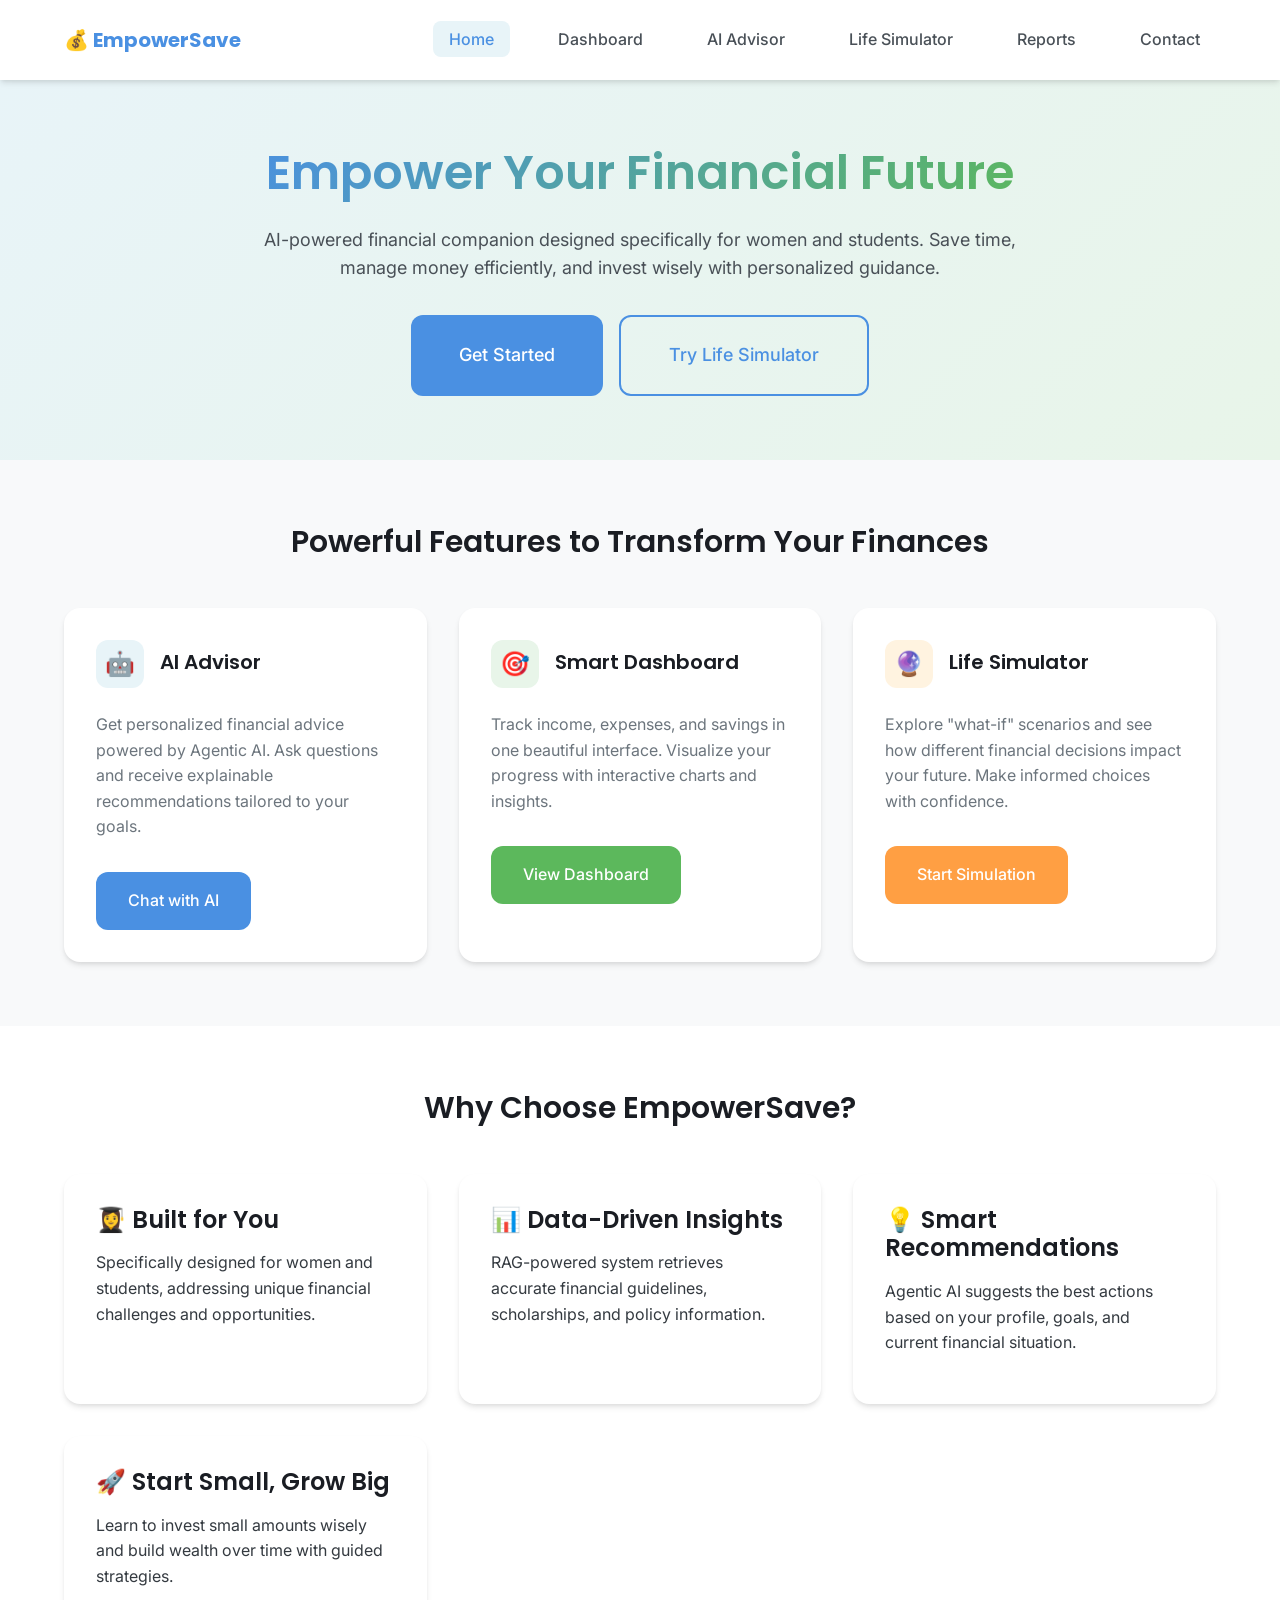
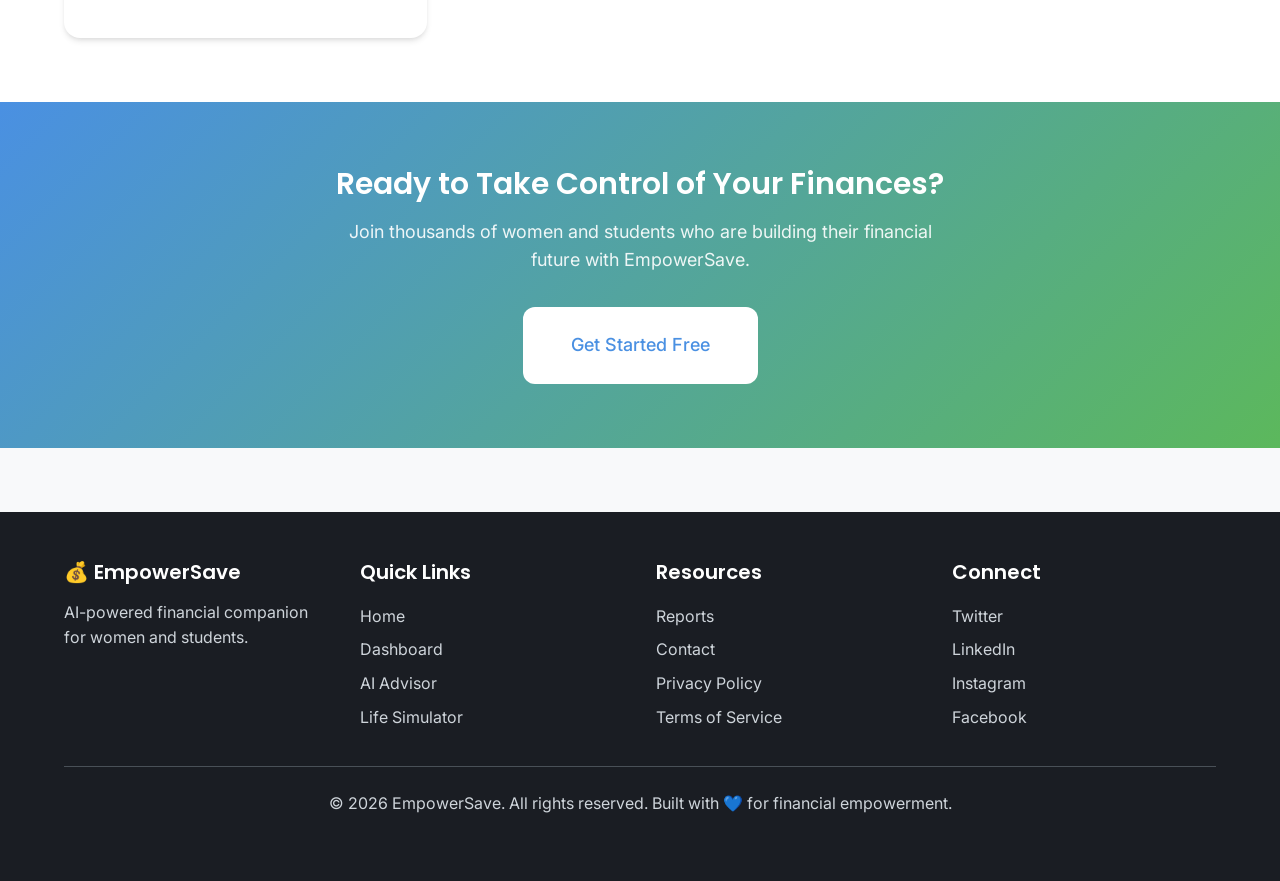
<file: kk/index.html>
<!DOCTYPE html>
<html lang="en">
<head>
    <meta charset="UTF-8">
    <meta name="viewport" content="width=device-width, initial-scale=1.0">
    <meta name="description" content="EmpowerSave - AI-Powered Financial Companion for Women and Students">
    <title>EmpowerSave - AI-Powered Financial Companion</title>
    <link rel="stylesheet" href="styles.css">
</head>
<body>
    <!-- Navigation Bar -->
    <nav class="navbar">
        <div class="container">
            <a href="index.html" class="navbar-brand">
                💰 EmpowerSave
            </a>
            <button class="navbar-toggle" id="navbarToggle">☰</button>
            <ul class="navbar-nav" id="navbarNav">
                <li><a href="index.html" class="active">Home</a></li>
                <li><a href="dashboard.html">Dashboard</a></li>
                <li><a href="ai-advisor.html">AI Advisor</a></li>
                <li><a href="life-simulator.html">Life Simulator</a></li>
                <li><a href="reports.html">Reports</a></li>
                <li><a href="contact.html">Contact</a></li>
            </ul>
        </div>
    </nav>

    <!-- Hero Section -->
    <section class="hero">
        <div class="container">
            <div class="hero-content">
                <h1>Empower Your Financial Future</h1>
                <p>AI-powered financial companion designed specifically for women and students. Save time, manage money efficiently, and invest wisely with personalized guidance.</p>
                <div class="hero-buttons">
                    <a href="dashboard.html" class="btn btn-primary btn-lg">Get Started</a>
                    <a href="life-simulator.html" class="btn btn-outline btn-lg">Try Life Simulator</a>
                </div>
            </div>
        </div>
    </section>

    <!-- Features Section -->
    <section class="section">
        <div class="container">
            <h2 class="section-title">Powerful Features to Transform Your Finances</h2>
            <div class="grid grid-3">
                <div class="card">
                    <div class="card-header">
                        <div class="card-icon">🤖</div>
                        <div>
                            <h3 class="card-title">AI Advisor</h3>
                        </div>
                    </div>
                    <div class="card-body">
                        <p>Get personalized financial advice powered by Agentic AI. Ask questions and receive explainable recommendations tailored to your goals.</p>
                        <a href="ai-advisor.html" class="btn btn-primary" style="margin-top: 1rem;">Chat with AI</a>
                    </div>
                </div>

                <div class="card">
                    <div class="card-header">
                        <div class="card-icon" style="background: var(--color-secondary-lighter); color: var(--color-secondary);">🎯</div>
                        <div>
                            <h3 class="card-title">Smart Dashboard</h3>
                        </div>
                    </div>
                    <div class="card-body">
                        <p>Track income, expenses, and savings in one beautiful interface. Visualize your progress with interactive charts and insights.</p>
                        <a href="dashboard.html" class="btn btn-secondary" style="margin-top: 1rem;">View Dashboard</a>
                    </div>
                </div>

                <div class="card">
                    <div class="card-header">
                        <div class="card-icon" style="background: var(--color-accent-lighter); color: var(--color-accent);">🔮</div>
                        <div>
                            <h3 class="card-title">Life Simulator</h3>
                        </div>
                    </div>
                    <div class="card-body">
                        <p>Explore "what-if" scenarios and see how different financial decisions impact your future. Make informed choices with confidence.</p>
                        <a href="life-simulator.html" class="btn" style="background: var(--color-accent); color: white; margin-top: 1rem;">Start Simulation</a>
                    </div>
                </div>
            </div>
        </div>
    </section>

    <!-- Why Choose EmpowerSave -->
    <section class="section" style="background: var(--color-white);">
        <div class="container">
            <h2 class="section-title">Why Choose EmpowerSave?</h2>
            <div class="grid grid-2">
                <div class="card">
                    <h3>👩‍🎓 Built for You</h3>
                    <p>Specifically designed for women and students, addressing unique financial challenges and opportunities.</p>
                </div>
                <div class="card">
                    <h3>📊 Data-Driven Insights</h3>
                    <p>RAG-powered system retrieves accurate financial guidelines, scholarships, and policy information.</p>
                </div>
                <div class="card">
                    <h3>💡 Smart Recommendations</h3>
                    <p>Agentic AI suggests the best actions based on your profile, goals, and current financial situation.</p>
                </div>
                <div class="card">
                    <h3>🚀 Start Small, Grow Big</h3>
                    <p>Learn to invest small amounts wisely and build wealth over time with guided strategies.</p>
                </div>
            </div>
        </div>
    </section>

    <!-- Call to Action -->
    <section class="section" style="background: linear-gradient(135deg, var(--color-primary) 0%, var(--color-secondary) 100%); color: white;">
        <div class="container text-center">
            <h2 style="color: white;">Ready to Take Control of Your Finances?</h2>
            <p style="font-size: var(--font-size-lg); color: rgba(255,255,255,0.9); max-width: 600px; margin: 0 auto var(--spacing-xl);">Join thousands of women and students who are building their financial future with EmpowerSave.</p>
            <a href="dashboard.html" class="btn btn-lg" style="background: white; color: var(--color-primary);">Get Started Free</a>
        </div>
    </section>

    <!-- Footer -->
    <footer class="footer">
        <div class="container">
            <div class="footer-content">
                <div class="footer-section">
                    <h4>💰 EmpowerSave</h4>
                    <p>AI-powered financial companion for women and students.</p>
                </div>
                <div class="footer-section">
                    <h4>Quick Links</h4>
                    <ul class="footer-links">
                        <li><a href="index.html">Home</a></li>
                        <li><a href="dashboard.html">Dashboard</a></li>
                        <li><a href="ai-advisor.html">AI Advisor</a></li>
                        <li><a href="life-simulator.html">Life Simulator</a></li>
                    </ul>
                </div>
                <div class="footer-section">
                    <h4>Resources</h4>
                    <ul class="footer-links">
                        <li><a href="reports.html">Reports</a></li>
                        <li><a href="contact.html">Contact</a></li>
                        <li><a href="#">Privacy Policy</a></li>
                        <li><a href="#">Terms of Service</a></li>
                    </ul>
                </div>
                <div class="footer-section">
                    <h4>Connect</h4>
                    <ul class="footer-links">
                        <li><a href="#">Twitter</a></li>
                        <li><a href="#">LinkedIn</a></li>
                        <li><a href="#">Instagram</a></li>
                        <li><a href="#">Facebook</a></li>
                    </ul>
                </div>
            </div>
            <div class="footer-bottom">
                <p>&copy; 2026 EmpowerSave. All rights reserved. Built with 💙 for financial empowerment.</p>
            </div>
        </div>
    </footer>

    <script src="app.js"></script>
</body>
</html>
</file>
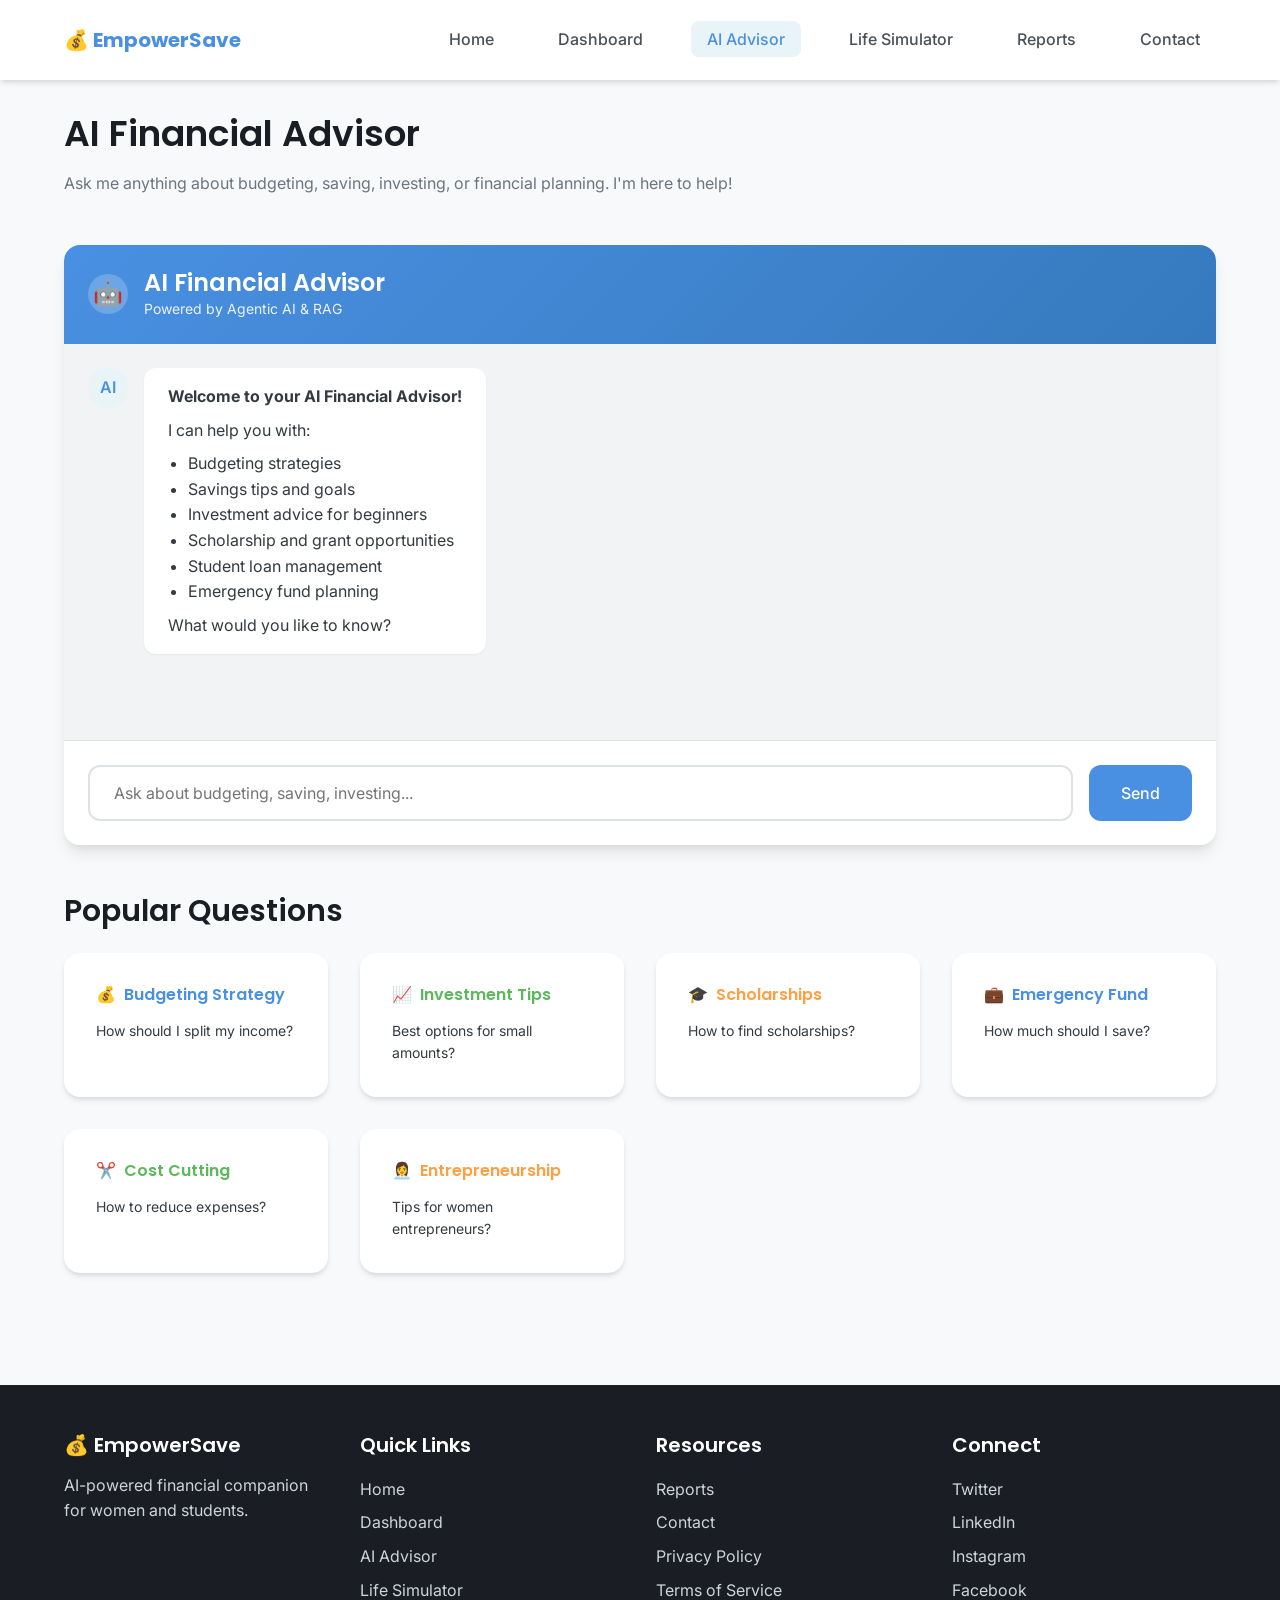
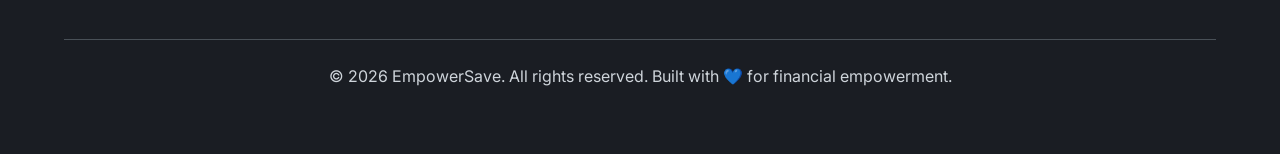
<file: kk/ai-advisor.html>
<!DOCTYPE html>
<html lang="en">

<head>
    <meta charset="UTF-8">
    <meta name="viewport" content="width=device-width, initial-scale=1.0">
    <meta name="description" content="AI Advisor - Get personalized financial guidance">
    <title>AI Advisor - EmpowerSave</title>
    <link rel="stylesheet" href="styles.css">
</head>

<body>
    <!-- Navigation Bar -->
    <nav class="navbar">
        <div class="container">
            <a href="index.html" class="navbar-brand">
                💰 EmpowerSave
            </a>
            <button class="navbar-toggle" id="navbarToggle">☰</button>
            <ul class="navbar-nav" id="navbarNav">
                <li><a href="index.html">Home</a></li>
                <li><a href="dashboard.html">Dashboard</a></li>
                <li><a href="ai-advisor.html" class="active">AI Advisor</a></li>
                <li><a href="life-simulator.html">Life Simulator</a></li>
                <li><a href="reports.html">Reports</a></li>
                <li><a href="contact.html">Contact</a></li>
            </ul>
        </div>
    </nav>

    <!-- Page Header -->
    <section class="section" style="padding-top: 2rem; padding-bottom: 1rem;">
        <div class="container">
            <h1>AI Financial Advisor</h1>
            <p style="color: var(--color-gray-600);">Ask me anything about budgeting, saving, investing, or financial
                planning. I'm here to help!</p>
        </div>
    </section>

    <!-- AI Chat Interface -->
    <section style="padding: 1rem 0 3rem;">
        <div class="container">
            <div class="chat-container">
                <div class="chat-header">
                    <div
                        style="width: 40px; height: 40px; background: rgba(255,255,255,0.2); border-radius: 50%; display: flex; align-items: center; justify-content: center; font-size: 1.5rem;">
                        🤖
                    </div>
                    <div>
                        <h3 style="color: white; margin: 0;">AI Financial Advisor</h3>
                        <p style="margin: 0; font-size: 0.875rem; opacity: 0.9;">Powered by Agentic AI & RAG</p>
                    </div>
                </div>

                <div class="chat-messages" id="chatMessages">
                    <div class="chat-message ai">
                        <div class="chat-avatar">AI</div>
                        <div class="chat-bubble">
                            <p style="margin: 0;"><strong>Welcome to your AI Financial Advisor!</strong></p>
                            <p style="margin: 0.5rem 0 0;">I can help you with:</p>
                            <ul style="margin: 0.5rem 0 0; padding-left: 1.25rem;">
                                <li>Budgeting strategies</li>
                                <li>Savings tips and goals</li>
                                <li>Investment advice for beginners</li>
                                <li>Scholarship and grant opportunities</li>
                                <li>Student loan management</li>
                                <li>Emergency fund planning</li>
                            </ul>
                            <p style="margin: 0.5rem 0 0;">What would you like to know?</p>
                        </div>
                    </div>
                </div>

                <div class="chat-input-container">
                    <input type="text" class="chat-input" id="chatInput"
                        placeholder="Ask about budgeting, saving, investing..." autocomplete="off">
                    <button class="btn btn-primary" id="sendBtn">
                        Send
                    </button>
                </div>
            </div>
        </div>
    </section>

    <!-- Suggested Questions -->
    <section style="padding: 0 0 3rem;">
        <div class="container">
            <h2 class="mb-3">Popular Questions</h2>
            <div class="grid grid-3">
                <div class="card" style="cursor: pointer; transition: all 0.2s;"
                    onclick="askQuestion('How should I split my income between savings and expenses?')">
                    <h3
                        style="font-size: var(--font-size-base); color: var(--color-primary); display: flex; align-items: center; gap: 0.5rem;">
                        <span>💰</span> Budgeting Strategy
                    </h3>
                    <p style="margin: 0; font-size: var(--font-size-sm);">How should I split my income?</p>
                </div>

                <div class="card" style="cursor: pointer; transition: all 0.2s;"
                    onclick="askQuestion('What are the best investment options for students with small amounts?')">
                    <h3
                        style="font-size: var(--font-size-base); color: var(--color-secondary); display: flex; align-items: center; gap: 0.5rem;">
                        <span>📈</span> Investment Tips
                    </h3>
                    <p style="margin: 0; font-size: var(--font-size-sm);">Best options for small amounts?</p>
                </div>

                <div class="card" style="cursor: pointer; transition: all 0.2s;"
                    onclick="askQuestion('How can I find scholarships and grants for my education?')">
                    <h3
                        style="font-size: var(--font-size-base); color: var(--color-accent); display: flex; align-items: center; gap: 0.5rem;">
                        <span>🎓</span> Scholarships
                    </h3>
                    <p style="margin: 0; font-size: var(--font-size-sm);">How to find scholarships?</p>
                </div>

                <div class="card" style="cursor: pointer; transition: all 0.2s;"
                    onclick="askQuestion('What is an emergency fund and how much should I save?')">
                    <h3
                        style="font-size: var(--font-size-base); color: var(--color-primary); display: flex; align-items: center; gap: 0.5rem;">
                        <span>💼</span> Emergency Fund
                    </h3>
                    <p style="margin: 0; font-size: var(--font-size-sm);">How much should I save?</p>
                </div>

                <div class="card" style="cursor: pointer; transition: all 0.2s;"
                    onclick="askQuestion('How can I reduce my monthly expenses effectively?')">
                    <h3
                        style="font-size: var(--font-size-base); color: var(--color-secondary); display: flex; align-items: center; gap: 0.5rem;">
                        <span>✂️</span> Cost Cutting
                    </h3>
                    <p style="margin: 0; font-size: var(--font-size-sm);">How to reduce expenses?</p>
                </div>

                <div class="card" style="cursor: pointer; transition: all 0.2s;"
                    onclick="askQuestion('What financial planning tips are important for women entrepreneurs?')">
                    <h3
                        style="font-size: var(--font-size-base); color: var(--color-accent); display: flex; align-items: center; gap: 0.5rem;">
                        <span>👩‍💼</span> Entrepreneurship
                    </h3>
                    <p style="margin: 0; font-size: var(--font-size-sm);">Tips for women entrepreneurs?</p>
                </div>
            </div>
        </div>
    </section>

    <!-- Footer -->
    <footer class="footer">
        <div class="container">
            <div class="footer-content">
                <div class="footer-section">
                    <h4>💰 EmpowerSave</h4>
                    <p>AI-powered financial companion for women and students.</p>
                </div>
                <div class="footer-section">
                    <h4>Quick Links</h4>
                    <ul class="footer-links">
                        <li><a href="index.html">Home</a></li>
                        <li><a href="dashboard.html">Dashboard</a></li>
                        <li><a href="ai-advisor.html">AI Advisor</a></li>
                        <li><a href="life-simulator.html">Life Simulator</a></li>
                    </ul>
                </div>
                <div class="footer-section">
                    <h4>Resources</h4>
                    <ul class="footer-links">
                        <li><a href="reports.html">Reports</a></li>
                        <li><a href="contact.html">Contact</a></li>
                        <li><a href="#">Privacy Policy</a></li>
                        <li><a href="#">Terms of Service</a></li>
                    </ul>
                </div>
                <div class="footer-section">
                    <h4>Connect</h4>
                    <ul class="footer-links">
                        <li><a href="#">Twitter</a></li>
                        <li><a href="#">LinkedIn</a></li>
                        <li><a href="#">Instagram</a></li>
                        <li><a href="#">Facebook</a></li>
                    </ul>
                </div>
            </div>
            <div class="footer-bottom">
                <p>&copy; 2026 EmpowerSave. All rights reserved. Built with 💙 for financial empowerment.</p>
            </div>
        </div>
    </footer>

    <script src="app.js"></script>
    <script src="ai-engine.js"></script>
</body>

</html>
</file>
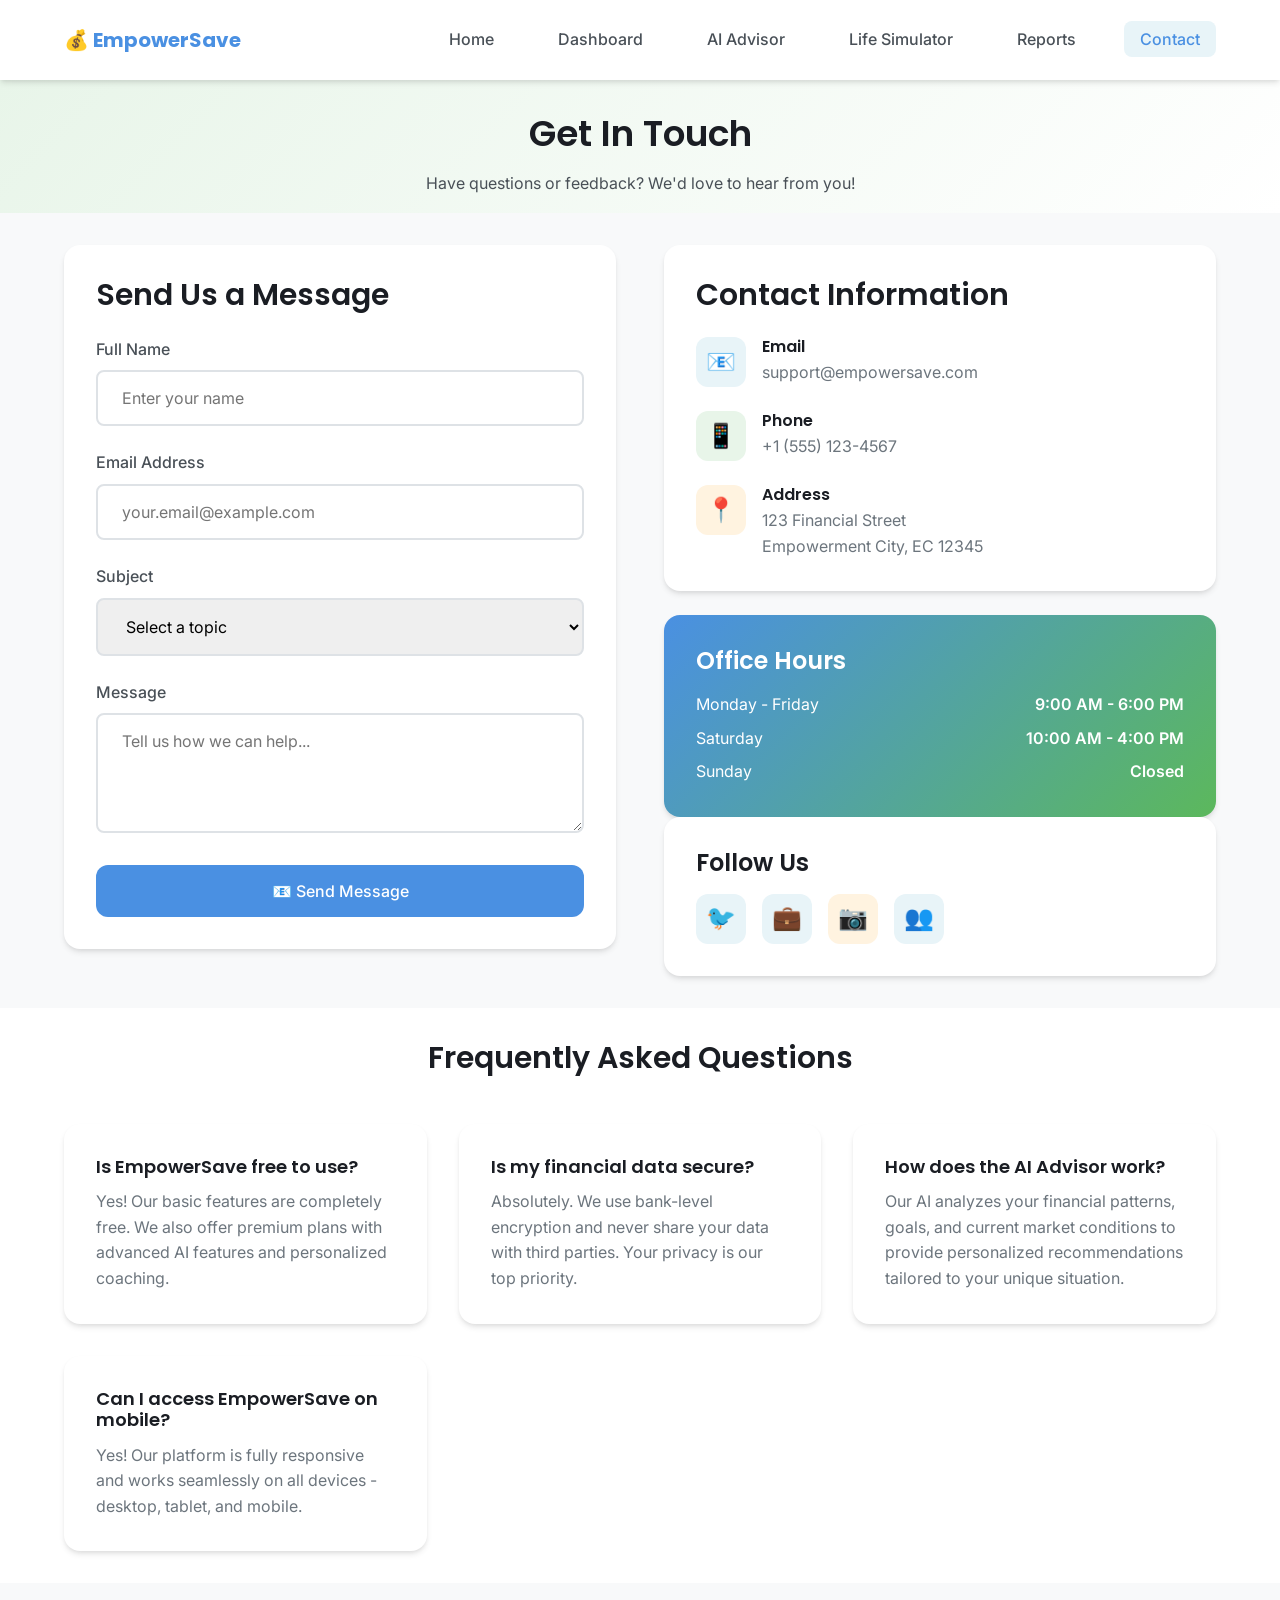
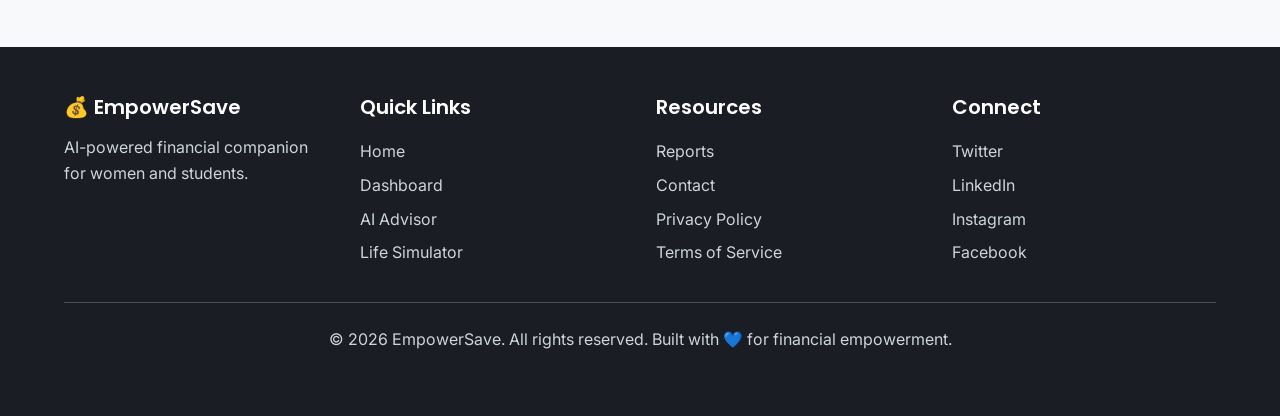
<file: kk/contact.html>
<!DOCTYPE html>
<html lang="en">

<head>
    <meta charset="UTF-8">
    <meta name="viewport" content="width=device-width, initial-scale=1.0">
    <meta name="description" content="Contact Us - Get in touch with EmpowerSave">
    <title>Contact - EmpowerSave</title>
    <link rel="stylesheet" href="styles.css">
</head>

<body>
    <!-- Navigation Bar -->
    <nav class="navbar">
        <div class="container">
            <a href="index.html" class="navbar-brand">
                💰 EmpowerSave
            </a>
            <button class="navbar-toggle" id="navbarToggle">☰</button>
            <ul class="navbar-nav" id="navbarNav">
                <li><a href="index.html">Home</a></li>
                <li><a href="dashboard.html">Dashboard</a></li>
                <li><a href="ai-advisor.html">AI Advisor</a></li>
                <li><a href="life-simulator.html">Life Simulator</a></li>
                <li><a href="reports.html">Reports</a></li>
                <li><a href="contact.html" class="active">Contact</a></li>
            </ul>
        </div>
    </nav>

    <!-- Page Header -->
    <section class="section"
        style="padding-top: 2rem; padding-bottom: 1rem; background: linear-gradient(135deg, var(--color-secondary-lighter) 0%, var(--color-white) 100%);">
        <div class="container text-center">
            <h1>Get In Touch</h1>
            <p style="color: var(--color-gray-700); max-width: 600px; margin: 0 auto;">Have questions or feedback? We'd
                love to hear from you!</p>
        </div>
    </section>

    <!-- Contact Section -->
    <section style="padding: 2rem 0;">
        <div class="container">
            <div class="grid" style="grid-template-columns: 1fr 1fr; gap: 3rem;">
                <!-- Contact Form -->
                <div>
                    <div class="card">
                        <h2 style="margin-bottom: 1.5rem;">Send Us a Message</h2>
                        <form id="contactForm">
                            <div class="form-group">
                                <label class="form-label">Full Name</label>
                                <input type="text" class="form-input" id="name" placeholder="Enter your name" required>
                            </div>

                            <div class="form-group">
                                <label class="form-label">Email Address</label>
                                <input type="email" class="form-input" id="email" placeholder="your.email@example.com"
                                    required>
                            </div>

                            <div class="form-group">
                                <label class="form-label">Subject</label>
                                <select class="form-select" id="subject" required>
                                    <option value="">Select a topic</option>
                                    <option value="general">General Inquiry</option>
                                    <option value="support">Technical Support</option>
                                    <option value="feedback">Feedback</option>
                                    <option value="partnership">Partnership Opportunity</option>
                                    <option value="other">Other</option>
                                </select>
                            </div>

                            <div class="form-group">
                                <label class="form-label">Message</label>
                                <textarea class="form-textarea" id="message" placeholder="Tell us how we can help..."
                                    required></textarea>
                            </div>

                            <button type="submit" class="btn btn-primary" style="width: 100%;">
                                📧 Send Message
                            </button>
                        </form>
                        <div id="formMessage" style="margin-top: 1rem; display: none;"></div>
                    </div>
                </div>

                <!-- Contact Information -->
                <div>
                    <div class="card" style="margin-bottom: 1.5rem;">
                        <h2 style="margin-bottom: 1.5rem;">Contact Information</h2>

                        <div style="display: flex; gap: 1rem; margin-bottom: 1.5rem;">
                            <div
                                style="flex-shrink: 0; width: 50px; height: 50px; background: var(--color-primary-lighter); border-radius: var(--radius-lg); display: flex; align-items: center; justify-content: center; font-size: 1.5rem;">
                                📧
                            </div>
                            <div>
                                <h4 style="margin-bottom: 0.25rem; font-size: var(--font-size-base);">Email</h4>
                                <p style="margin: 0; color: var(--color-gray-600);">support@empowersave.com</p>
                            </div>
                        </div>

                        <div style="display: flex; gap: 1rem; margin-bottom: 1.5rem;">
                            <div
                                style="flex-shrink: 0; width: 50px; height: 50px; background: var(--color-secondary-lighter); border-radius: var(--radius-lg); display: flex; align-items: center; justify-content: center; font-size: 1.5rem;">
                                📱
                            </div>
                            <div>
                                <h4 style="margin-bottom: 0.25rem; font-size: var(--font-size-base);">Phone</h4>
                                <p style="margin: 0; color: var(--color-gray-600);">+1 (555) 123-4567</p>
                            </div>
                        </div>

                        <div style="display: flex; gap: 1rem;">
                            <div
                                style="flex-shrink: 0; width: 50px; height: 50px; background: var(--color-accent-lighter); border-radius: var(--radius-lg); display: flex; align-items: center; justify-content: center; font-size: 1.5rem;">
                                📍
                            </div>
                            <div>
                                <h4 style="margin-bottom: 0.25rem; font-size: var(--font-size-base);">Address</h4>
                                <p style="margin: 0; color: var(--color-gray-600);">123 Financial Street<br>Empowerment
                                    City, EC 12345</p>
                            </div>
                        </div>
                    </div>

                    <div class="card"
                        style="background: linear-gradient(135deg, var(--color-primary) 0%, var(--color-secondary) 100%); color: white;">
                        <h3 style="color: white; margin-bottom: 1rem;">Office Hours</h3>
                        <div style="display: flex; flex-direction: column; gap: 0.5rem;">
                            <div style="display: flex; justify-content: space-between;">
                                <span>Monday - Friday</span>
                                <span style="font-weight: 600;">9:00 AM - 6:00 PM</span>
                            </div>
                            <div style="display: flex; justify-content: space-between;">
                                <span>Saturday</span>
                                <span style="font-weight: 600;">10:00 AM - 4:00 PM</span>
                            </div>
                            <div style="display: flex; justify-content: space-between;">
                                <span>Sunday</span>
                                <span style="font-weight: 600;">Closed</span>
                            </div>
                        </div>
                    </div>

                    <div class="card">
                        <h3 style="margin-bottom: 1rem;">Follow Us</h3>
                        <div style="display: flex; gap: 1rem;">
                            <a href="#"
                                style="width: 50px; height: 50px; background: var(--color-primary-lighter); border-radius: var(--radius-lg); display: flex; align-items: center; justify-content: center; font-size: 1.5rem; transition: all var(--transition-fast);">
                                🐦
                            </a>
                            <a href="#"
                                style="width: 50px; height: 50px; background: var(--color-primary-lighter); border-radius: var(--radius-lg); display: flex; align-items: center; justify-content: center; font-size: 1.5rem; transition: all var(--transition-fast);">
                                💼
                            </a>
                            <a href="#"
                                style="width: 50px; height: 50px; background: var(--color-accent-lighter); border-radius: var(--radius-lg); display: flex; align-items: center; justify-content: center; font-size: 1.5rem; transition: all var(--transition-fast);">
                                📷
                            </a>
                            <a href="#"
                                style="width: 50px; height: 50px; background: var(--color-primary-lighter); border-radius: var(--radius-lg); display: flex; align-items: center; justify-content: center; font-size: 1.5rem; transition: all var(--transition-fast);">
                                👥
                            </a>
                        </div>
                    </div>
                </div>
            </div>
        </div>
    </section>

    <!-- FAQ Section -->
    <section style="padding: 2rem 0; background: var(--color-white);">
        <div class="container">
            <h2 class="section-title">Frequently Asked Questions</h2>
            <div class="grid grid-2">
                <div class="card">
                    <h3 style="font-size: var(--font-size-lg); margin-bottom: 0.75rem;">Is EmpowerSave free to use?</h3>
                    <p style="margin: 0; color: var(--color-gray-600);">Yes! Our basic features are completely free. We
                        also offer premium plans with advanced AI features and personalized coaching.</p>
                </div>

                <div class="card">
                    <h3 style="font-size: var(--font-size-lg); margin-bottom: 0.75rem;">Is my financial data secure?
                    </h3>
                    <p style="margin: 0; color: var(--color-gray-600);">Absolutely. We use bank-level encryption and
                        never share your data with third parties. Your privacy is our top priority.</p>
                </div>

                <div class="card">
                    <h3 style="font-size: var(--font-size-lg); margin-bottom: 0.75rem;">How does the AI Advisor work?
                    </h3>
                    <p style="margin: 0; color: var(--color-gray-600);">Our AI analyzes your financial patterns, goals,
                        and current market conditions to provide personalized recommendations tailored to your unique
                        situation.</p>
                </div>

                <div class="card">
                    <h3 style="font-size: var(--font-size-lg); margin-bottom: 0.75rem;">Can I access EmpowerSave on
                        mobile?</h3>
                    <p style="margin: 0; color: var(--color-gray-600);">Yes! Our platform is fully responsive and works
                        seamlessly on all devices - desktop, tablet, and mobile.</p>
                </div>
            </div>
        </div>
    </section>

    <!-- Footer -->
    <footer class="footer">
        <div class="container">
            <div class="footer-content">
                <div class="footer-section">
                    <h4>💰 EmpowerSave</h4>
                    <p>AI-powered financial companion for women and students.</p>
                </div>
                <div class="footer-section">
                    <h4>Quick Links</h4>
                    <ul class="footer-links">
                        <li><a href="index.html">Home</a></li>
                        <li><a href="dashboard.html">Dashboard</a></li>
                        <li><a href="ai-advisor.html">AI Advisor</a></li>
                        <li><a href="life-simulator.html">Life Simulator</a></li>
                    </ul>
                </div>
                <div class="footer-section">
                    <h4>Resources</h4>
                    <ul class="footer-links">
                        <li><a href="reports.html">Reports</a></li>
                        <li><a href="contact.html">Contact</a></li>
                        <li><a href="#">Privacy Policy</a></li>
                        <li><a href="#">Terms of Service</a></li>
                    </ul>
                </div>
                <div class="footer-section">
                    <h4>Connect</h4>
                    <ul class="footer-links">
                        <li><a href="#">Twitter</a></li>
                        <li><a href="#">LinkedIn</a></li>
                        <li><a href="#">Instagram</a></li>
                        <li><a href="#">Facebook</a></li>
                    </ul>
                </div>
            </div>
            <div class="footer-bottom">
                <p>&copy; 2026 EmpowerSave. All rights reserved. Built with 💙 for financial empowerment.</p>
            </div>
        </div>
    </footer>

    <script src="app.js"></script>
    <script>
        document.getElementById('contactForm').addEventListener('submit', function (e) {
            e.preventDefault();

            const formMessage = document.getElementById('formMessage');
            formMessage.style.display = 'block';
            formMessage.innerHTML = `
                <div style="padding: 1rem; background: var(--color-secondary-lighter); border-left: 4px solid var(--color-secondary); border-radius: var(--radius-md);">
                    <strong style="color: var(--color-secondary);">✓ Message sent successfully!</strong>
                    <p style="margin: 0.5rem 0 0; color: var(--color-gray-700);">Thank you for contacting us. We'll get back to you within 24 hours.</p>
                </div>
            `;

            // Reset form
            this.reset();
        });
    </script>
</body>

</html>
</file>
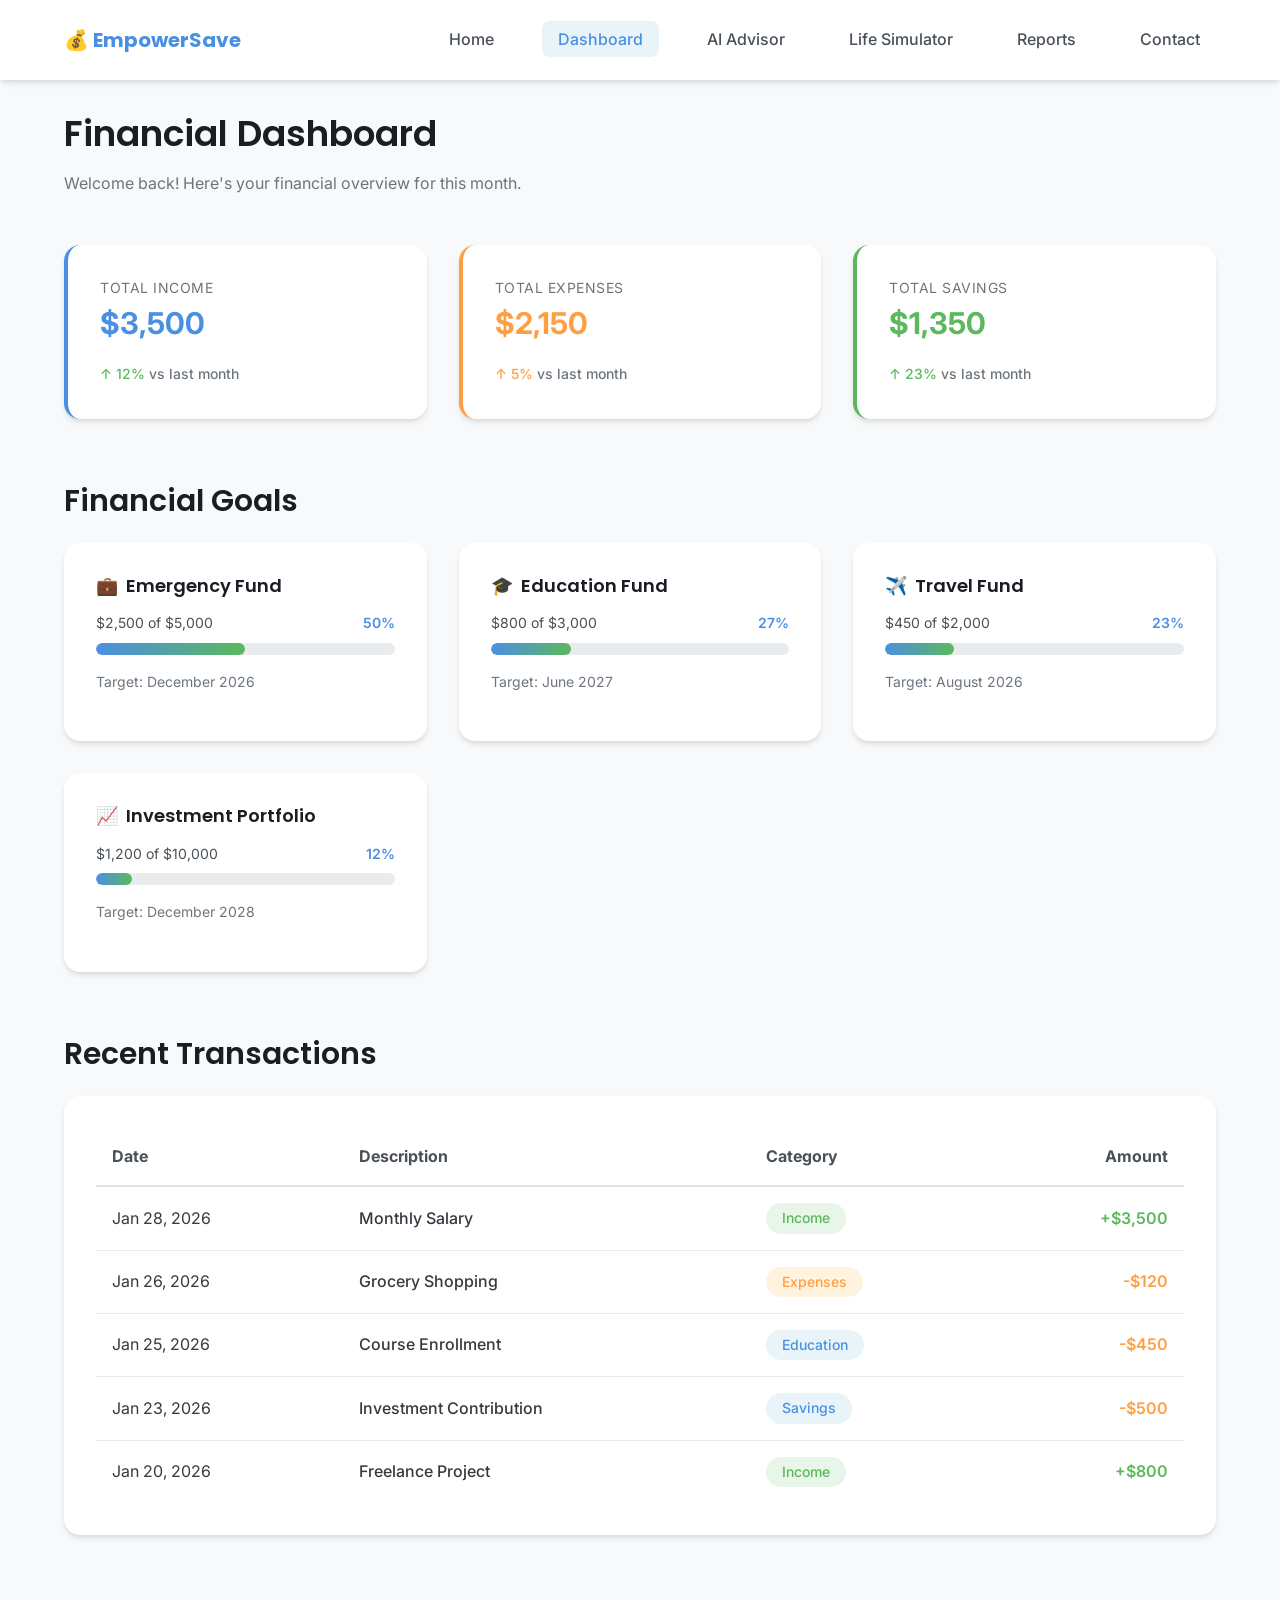
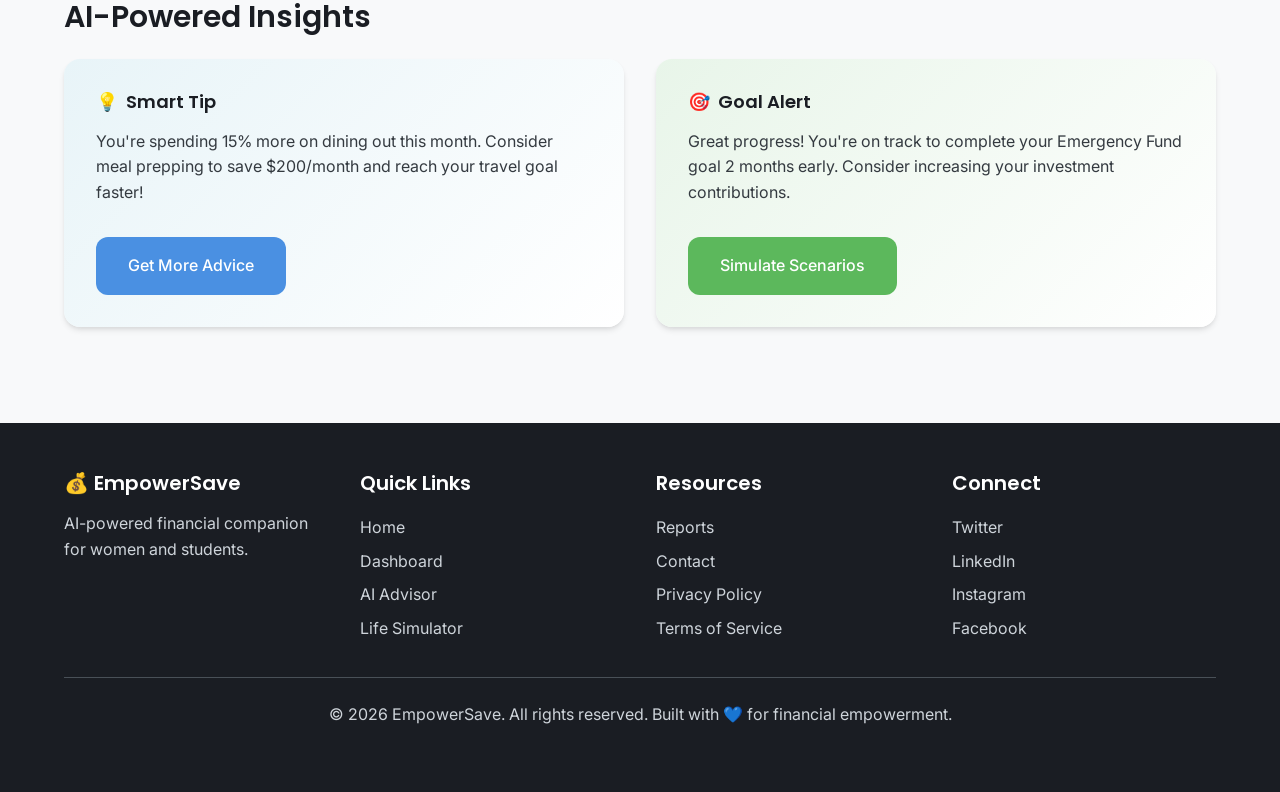
<file: kk/dashboard.html>
<!DOCTYPE html>
<html lang="en">

<head>
    <meta charset="UTF-8">
    <meta name="viewport" content="width=device-width, initial-scale=1.0">
    <meta name="description" content="Financial Dashboard - Track your income, expenses, and savings">
    <title>Dashboard - EmpowerSave</title>
    <link rel="stylesheet" href="styles.css">
</head>

<body>
    <!-- Navigation Bar -->
    <nav class="navbar">
        <div class="container">
            <a href="index.html" class="navbar-brand">
                💰 EmpowerSave
            </a>
            <button class="navbar-toggle" id="navbarToggle">☰</button>
            <ul class="navbar-nav" id="navbarNav">
                <li><a href="index.html">Home</a></li>
                <li><a href="dashboard.html" class="active">Dashboard</a></li>
                <li><a href="ai-advisor.html">AI Advisor</a></li>
                <li><a href="life-simulator.html">Life Simulator</a></li>
                <li><a href="reports.html">Reports</a></li>
                <li><a href="contact.html">Contact</a></li>
            </ul>
        </div>
    </nav>

    <!-- Dashboard Header -->
    <section class="section" style="padding-top: 2rem; padding-bottom: 1rem;">
        <div class="container">
            <h1>Financial Dashboard</h1>
            <p style="color: var(--color-gray-600);">Welcome back! Here's your financial overview for this month.</p>
        </div>
    </section>

    <!-- Stats Overview -->
    <section style="padding: 1rem 0 2rem;">
        <div class="container">
            <div class="grid grid-3">
                <div class="stat-card" style="border-left-color: var(--color-primary);">
                    <div class="stat-label">Total Income</div>
                    <div class="stat-value" id="totalIncome">$3,500</div>
                    <div class="stat-change positive">
                        <span>↑ 12%</span>
                        <span style="color: var(--color-gray-600);">vs last month</span>
                    </div>
                </div>

                <div class="stat-card" style="border-left-color: var(--color-accent);">
                    <div class="stat-label">Total Expenses</div>
                    <div class="stat-value" style="color: var(--color-accent);" id="totalExpenses">$2,150</div>
                    <div class="stat-change negative">
                        <span style="color: var(--color-accent);">↑ 5%</span>
                        <span style="color: var(--color-gray-600);">vs last month</span>
                    </div>
                </div>

                <div class="stat-card" style="border-left-color: var(--color-secondary);">
                    <div class="stat-label">Total Savings</div>
                    <div class="stat-value" style="color: var(--color-secondary);" id="totalSavings">$1,350</div>
                    <div class="stat-change positive">
                        <span>↑ 23%</span>
                        <span style="color: var(--color-gray-600);">vs last month</span>
                    </div>
                </div>
            </div>
        </div>
    </section>

    <!-- Financial Goals -->
    <section style="padding: 2rem 0;">
        <div class="container">
            <h2 class="mb-3">Financial Goals</h2>
            <div class="grid grid-2">
                <div class="card">
                    <h3 style="font-size: var(--font-size-lg); display: flex; align-items: center; gap: 0.5rem;">
                        <span>💼</span> Emergency Fund
                    </h3>
                    <div class="progress-label">
                        <span>$2,500 of $5,000</span>
                        <span style="font-weight: 600; color: var(--color-primary);">50%</span>
                    </div>
                    <div class="progress">
                        <div class="progress-bar" style="width: 50%;"></div>
                    </div>
                    <p style="margin-top: 1rem; font-size: var(--font-size-sm); color: var(--color-gray-600);">
                        Target: December 2026
                    </p>
                </div>

                <div class="card">
                    <h3 style="font-size: var(--font-size-lg); display: flex; align-items: center; gap: 0.5rem;">
                        <span>🎓</span> Education Fund
                    </h3>
                    <div class="progress-label">
                        <span>$800 of $3,000</span>
                        <span style="font-weight: 600; color: var(--color-primary);">27%</span>
                    </div>
                    <div class="progress">
                        <div class="progress-bar" style="width: 27%;"></div>
                    </div>
                    <p style="margin-top: 1rem; font-size: var(--font-size-sm); color: var(--color-gray-600);">
                        Target: June 2027
                    </p>
                </div>

                <div class="card">
                    <h3 style="font-size: var(--font-size-lg); display: flex; align-items: center; gap: 0.5rem;">
                        <span>✈️</span> Travel Fund
                    </h3>
                    <div class="progress-label">
                        <span>$450 of $2,000</span>
                        <span style="font-weight: 600; color: var(--color-primary);">23%</span>
                    </div>
                    <div class="progress">
                        <div class="progress-bar" style="width: 23%;"></div>
                    </div>
                    <p style="margin-top: 1rem; font-size: var(--font-size-sm); color: var(--color-gray-600);">
                        Target: August 2026
                    </p>
                </div>

                <div class="card">
                    <h3 style="font-size: var(--font-size-lg); display: flex; align-items: center; gap: 0.5rem;">
                        <span>📈</span> Investment Portfolio
                    </h3>
                    <div class="progress-label">
                        <span>$1,200 of $10,000</span>
                        <span style="font-weight: 600; color: var(--color-primary);">12%</span>
                    </div>
                    <div class="progress">
                        <div class="progress-bar" style="width: 12%;"></div>
                    </div>
                    <p style="margin-top: 1rem; font-size: var(--font-size-sm); color: var(--color-gray-600);">
                        Target: December 2028
                    </p>
                </div>
            </div>
        </div>
    </section>

    <!-- Recent Transactions -->
    <section style="padding: 2rem 0;">
        <div class="container">
            <h2 class="mb-3">Recent Transactions</h2>
            <div class="card">
                <div style="overflow-x: auto;">
                    <table style="width: 100%; border-collapse: collapse;">
                        <thead>
                            <tr style="border-bottom: 2px solid var(--color-gray-300);">
                                <th style="padding: 1rem; text-align: left; color: var(--color-gray-700);">Date</th>
                                <th style="padding: 1rem; text-align: left; color: var(--color-gray-700);">Description
                                </th>
                                <th style="padding: 1rem; text-align: left; color: var(--color-gray-700);">Category</th>
                                <th style="padding: 1rem; text-align: right; color: var(--color-gray-700);">Amount</th>
                            </tr>
                        </thead>
                        <tbody id="transactionsList">
                            <tr style="border-bottom: 1px solid var(--color-gray-200);">
                                <td style="padding: 1rem;">Jan 28, 2026</td>
                                <td style="padding: 1rem; font-weight: 500;">Monthly Salary</td>
                                <td style="padding: 1rem;">
                                    <span class="badge badge-success">Income</span>
                                </td>
                                <td
                                    style="padding: 1rem; text-align: right; color: var(--color-success); font-weight: 600;">
                                    +$3,500
                                </td>
                            </tr>
                            <tr style="border-bottom: 1px solid var(--color-gray-200);">
                                <td style="padding: 1rem;">Jan 26, 2026</td>
                                <td style="padding: 1rem; font-weight: 500;">Grocery Shopping</td>
                                <td style="padding: 1rem;">
                                    <span class="badge badge-warning">Expenses</span>
                                </td>
                                <td
                                    style="padding: 1rem; text-align: right; color: var(--color-accent); font-weight: 600;">
                                    -$120
                                </td>
                            </tr>
                            <tr style="border-bottom: 1px solid var(--color-gray-200);">
                                <td style="padding: 1rem;">Jan 25, 2026</td>
                                <td style="padding: 1rem; font-weight: 500;">Course Enrollment</td>
                                <td style="padding: 1rem;">
                                    <span class="badge badge-primary">Education</span>
                                </td>
                                <td
                                    style="padding: 1rem; text-align: right; color: var(--color-accent); font-weight: 600;">
                                    -$450
                                </td>
                            </tr>
                            <tr style="border-bottom: 1px solid var(--color-gray-200);">
                                <td style="padding: 1rem;">Jan 23, 2026</td>
                                <td style="padding: 1rem; font-weight: 500;">Investment Contribution</td>
                                <td style="padding: 1rem;">
                                    <span class="badge badge-primary">Savings</span>
                                </td>
                                <td
                                    style="padding: 1rem; text-align: right; color: var(--color-accent); font-weight: 600;">
                                    -$500
                                </td>
                            </tr>
                            <tr>
                                <td style="padding: 1rem;">Jan 20, 2026</td>
                                <td style="padding: 1rem; font-weight: 500;">Freelance Project</td>
                                <td style="padding: 1rem;">
                                    <span class="badge badge-success">Income</span>
                                </td>
                                <td
                                    style="padding: 1rem; text-align: right; color: var(--color-success); font-weight: 600;">
                                    +$800
                                </td>
                            </tr>
                        </tbody>
                    </table>
                </div>
            </div>
        </div>
    </section>

    <!-- AI Insights -->
    <section style="padding: 2rem 0;">
        <div class="container">
            <h2 class="mb-3">AI-Powered Insights</h2>
            <div class="grid grid-2">
                <div class="card"
                    style="background: linear-gradient(135deg, var(--color-primary-lighter) 0%, var(--color-white) 100%);">
                    <h3 style="font-size: var(--font-size-lg); display: flex; align-items: center; gap: 0.5rem;">
                        <span>💡</span> Smart Tip
                    </h3>
                    <p>You're spending 15% more on dining out this month. Consider meal prepping to save $200/month and
                        reach your travel goal faster!</p>
                    <a href="ai-advisor.html" class="btn btn-primary" style="margin-top: 1rem;">Get More Advice</a>
                </div>

                <div class="card"
                    style="background: linear-gradient(135deg, var(--color-secondary-lighter) 0%, var(--color-white) 100%);">
                    <h3 style="font-size: var(--font-size-lg); display: flex; align-items: center; gap: 0.5rem;">
                        <span>🎯</span> Goal Alert
                    </h3>
                    <p>Great progress! You're on track to complete your Emergency Fund goal 2 months early. Consider
                        increasing your investment contributions.</p>
                    <a href="life-simulator.html" class="btn btn-secondary" style="margin-top: 1rem;">Simulate
                        Scenarios</a>
                </div>
            </div>
        </div>
    </section>

    <!-- Footer -->
    <footer class="footer">
        <div class="container">
            <div class="footer-content">
                <div class="footer-section">
                    <h4>💰 EmpowerSave</h4>
                    <p>AI-powered financial companion for women and students.</p>
                </div>
                <div class="footer-section">
                    <h4>Quick Links</h4>
                    <ul class="footer-links">
                        <li><a href="index.html">Home</a></li>
                        <li><a href="dashboard.html">Dashboard</a></li>
                        <li><a href="ai-advisor.html">AI Advisor</a></li>
                        <li><a href="life-simulator.html">Life Simulator</a></li>
                    </ul>
                </div>
                <div class="footer-section">
                    <h4>Resources</h4>
                    <ul class="footer-links">
                        <li><a href="reports.html">Reports</a></li>
                        <li><a href="contact.html">Contact</a></li>
                        <li><a href="#">Privacy Policy</a></li>
                        <li><a href="#">Terms of Service</a></li>
                    </ul>
                </div>
                <div class="footer-section">
                    <h4>Connect</h4>
                    <ul class="footer-links">
                        <li><a href="#">Twitter</a></li>
                        <li><a href="#">LinkedIn</a></li>
                        <li><a href="#">Instagram</a></li>
                        <li><a href="#">Facebook</a></li>
                    </ul>
                </div>
            </div>
            <div class="footer-bottom">
                <p>&copy; 2026 EmpowerSave. All rights reserved. Built with 💙 for financial empowerment.</p>
            </div>
        </div>
    </footer>

    <script src="app.js"></script>
</body>

</html>
</file>
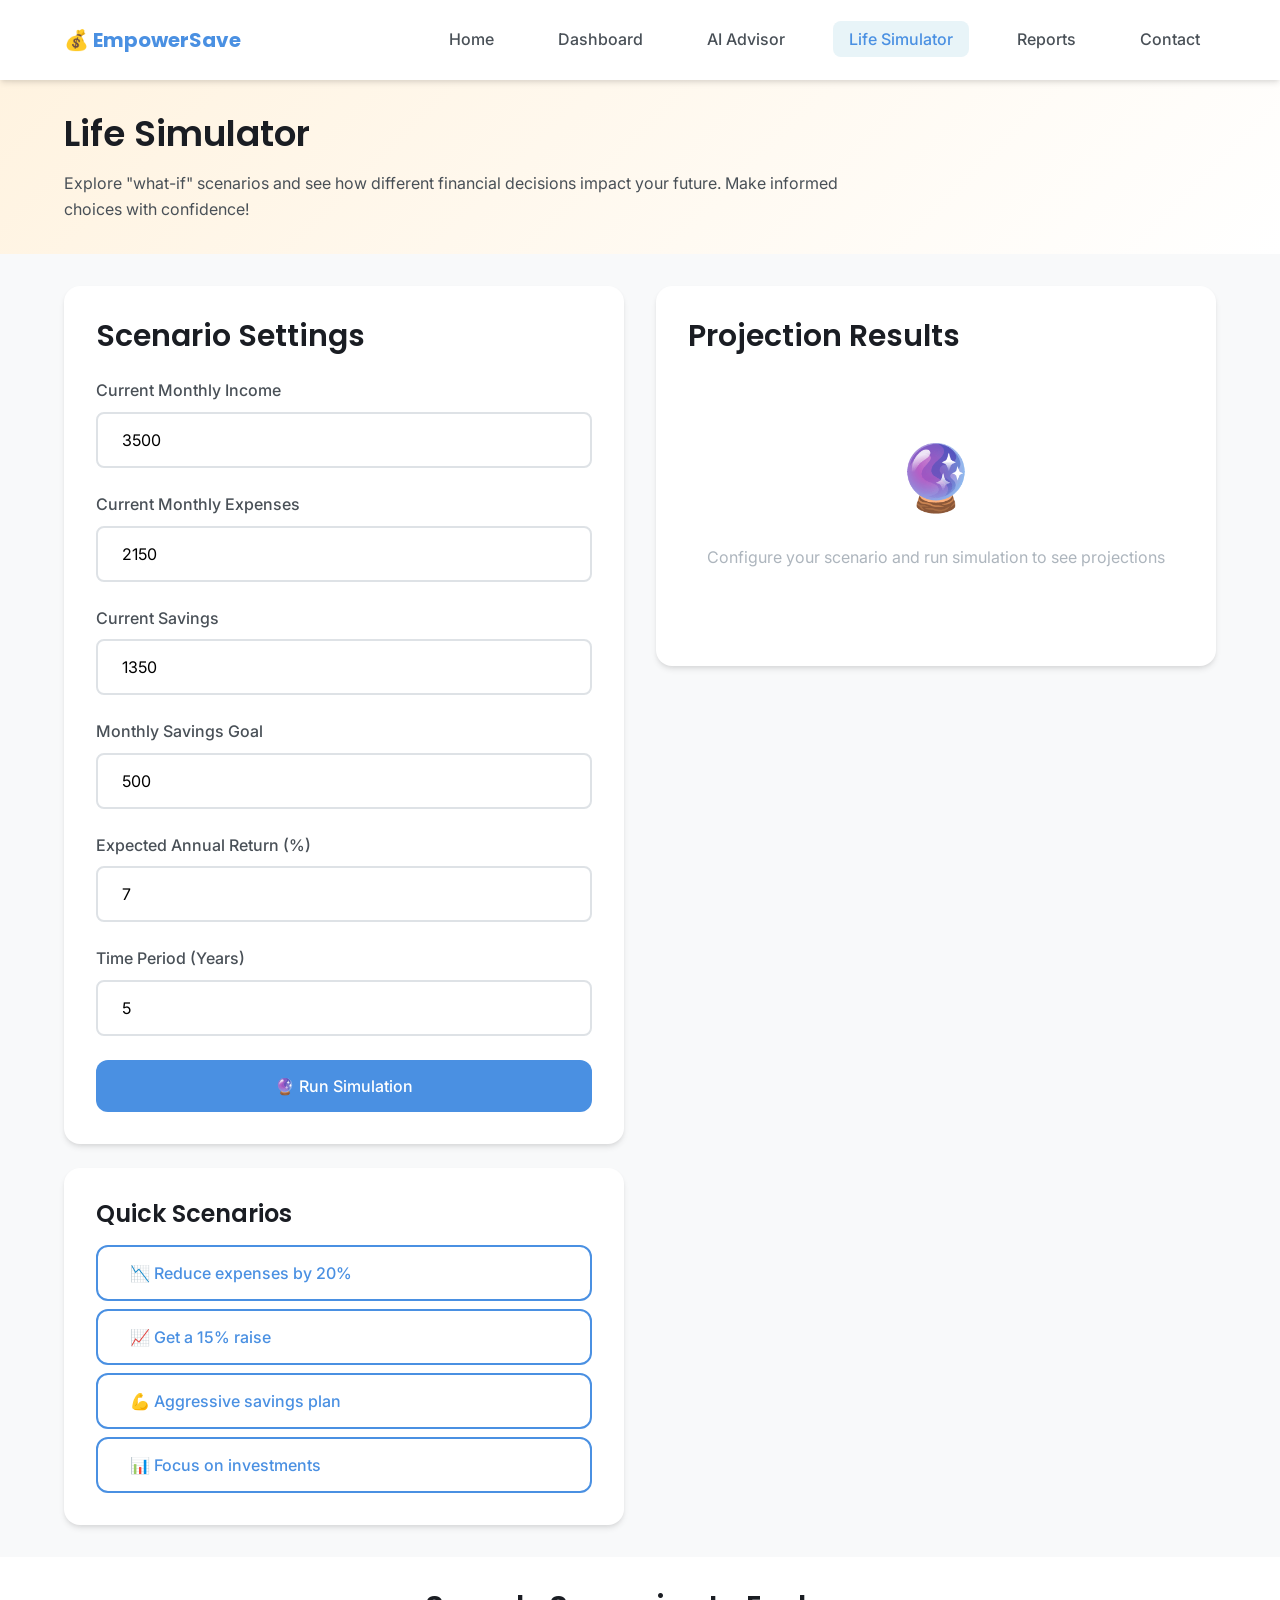
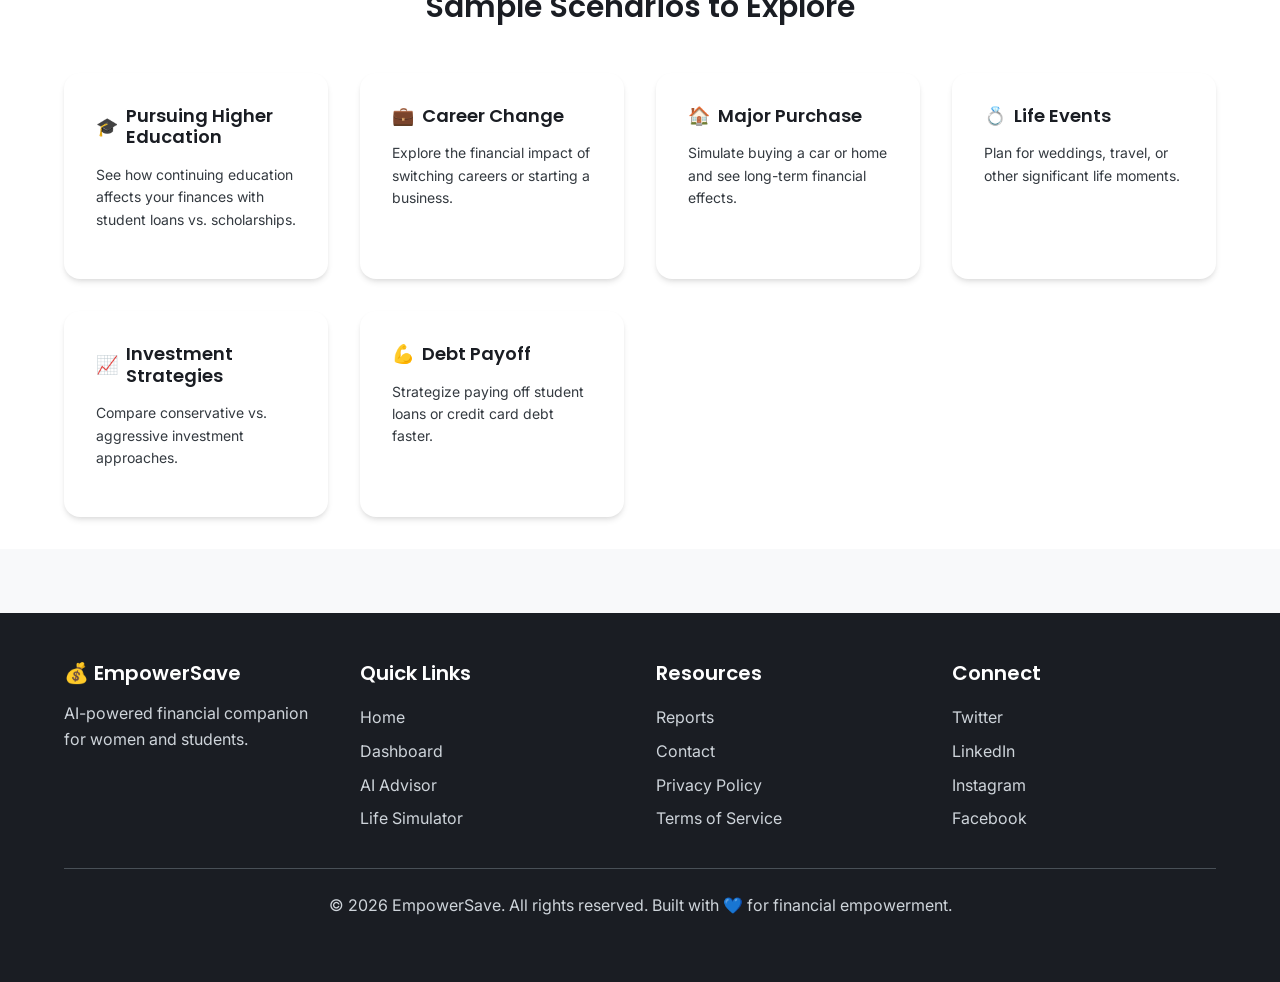
<file: kk/life-simulator.html>
<!DOCTYPE html>
<html lang="en">

<head>
    <meta charset="UTF-8">
    <meta name="viewport" content="width=device-width, initial-scale=1.0">
    <meta name="description" content="Life Simulator - Explore financial what-if scenarios">
    <title>Life Simulator - EmpowerSave</title>
    <link rel="stylesheet" href="styles.css">
</head>

<body>
    <!-- Navigation Bar -->
    <nav class="navbar">
        <div class="container">
            <a href="index.html" class="navbar-brand">
                💰 EmpowerSave
            </a>
            <button class="navbar-toggle" id="navbarToggle">☰</button>
            <ul class="navbar-nav" id="navbarNav">
                <li><a href="index.html">Home</a></li>
                <li><a href="dashboard.html">Dashboard</a></li>
                <li><a href="ai-advisor.html">AI Advisor</a></li>
                <li><a href="life-simulator.html" class="active">Life Simulator</a></li>
                <li><a href="reports.html">Reports</a></li>
                <li><a href="contact.html">Contact</a></li>
            </ul>
        </div>
    </nav>

    <!-- Page Header -->
    <section class="section"
        style="padding-top: 2rem; padding-bottom: 1rem; background: linear-gradient(135deg, var(--color-accent-lighter) 0%, var(--color-white) 100%);">
        <div class="container">
            <h1>Life Simulator</h1>
            <p style="color: var(--color-gray-700); max-width: 800px;">Explore "what-if" scenarios and see how different
                financial decisions impact your future. Make informed choices with confidence!</p>
        </div>
    </section>

    <!-- Simulator Interface -->
    <section style="padding: 2rem 0;">
        <div class="container">
            <div class="grid" style="grid-template-columns: 1fr 1fr; gap: 2rem;">
                <!-- Input Panel -->
                <div>
                    <div class="card">
                        <h2 style="margin-bottom: 1.5rem;">Scenario Settings</h2>

                        <div class="form-group">
                            <label class="form-label">Current Monthly Income</label>
                            <input type="number" class="form-input" id="monthlyIncome" value="3500"
                                placeholder="e.g., 3500">
                        </div>

                        <div class="form-group">
                            <label class="form-label">Current Monthly Expenses</label>
                            <input type="number" class="form-input" id="monthlyExpenses" value="2150"
                                placeholder="e.g., 2150">
                        </div>

                        <div class="form-group">
                            <label class="form-label">Current Savings</label>
                            <input type="number" class="form-input" id="currentSavings" value="1350"
                                placeholder="e.g., 1350">
                        </div>

                        <div class="form-group">
                            <label class="form-label">Monthly Savings Goal</label>
                            <input type="number" class="form-input" id="savingsGoal" value="500"
                                placeholder="e.g., 500">
                        </div>

                        <div class="form-group">
                            <label class="form-label">Expected Annual Return (%)</label>
                            <input type="number" class="form-input" id="returnRate" value="7" placeholder="e.g., 7"
                                step="0.1">
                        </div>

                        <div class="form-group">
                            <label class="form-label">Time Period (Years)</label>
                            <input type="number" class="form-input" id="timePeriod" value="5" placeholder="e.g., 5"
                                min="1" max="30">
                        </div>

                        <button class="btn btn-primary" style="width: 100%;" onclick="runSimulation()">
                            🔮 Run Simulation
                        </button>
                    </div>

                    <!-- Scenario Templates -->
                    <div class="card" style="margin-top: 1.5rem;">
                        <h3 style="margin-bottom: 1rem;">Quick Scenarios</h3>
                        <div style="display: flex; flex-direction: column; gap: 0.5rem;">
                            <button class="btn btn-outline" style="justify-content: flex-start;"
                                onclick="loadScenario('reduce-expenses')">
                                📉 Reduce expenses by 20%
                            </button>
                            <button class="btn btn-outline" style="justify-content: flex-start;"
                                onclick="loadScenario('increase-income')">
                                📈 Get a 15% raise
                            </button>
                            <button class="btn btn-outline" style="justify-content: flex-start;"
                                onclick="loadScenario('aggressive-saving')">
                                💪 Aggressive savings plan
                            </button>
                            <button class="btn btn-outline" style="justify-content: flex-start;"
                                onclick="loadScenario('investment-focus')">
                                📊 Focus on investments
                            </button>
                        </div>
                    </div>
                </div>

                <!-- Results Panel -->
                <div>
                    <div class="card">
                        <h2 style="margin-bottom: 1.5rem;">Projection Results</h2>
                        <div id="simulationResults">
                            <div style="text-align: center; padding: 3rem 1rem; color: var(--color-gray-500);">
                                <div style="font-size: 4rem; margin-bottom: 1rem;">🔮</div>
                                <p>Configure your scenario and run simulation to see projections</p>
                            </div>
                        </div>
                    </div>

                    <!-- Comparison Card -->
                    <div class="card" id="comparisonCard" style="margin-top: 1.5rem; display: none;">
                        <h3 style="margin-bottom: 1rem;">💡 AI Insights</h3>
                        <div id="aiInsights"></div>
                    </div>
                </div>
            </div>
        </div>
    </section>

    <!-- Scenario Examples -->
    <section style="padding: 2rem 0; background: var(--color-white);">
        <div class="container">
            <h2 class="section-title">Sample Scenarios to Explore</h2>
            <div class="grid grid-3">
                <div class="card">
                    <h3 style="font-size: var(--font-size-lg); display: flex; align-items: center; gap: 0.5rem;">
                        <span>🎓</span> Pursuing Higher Education
                    </h3>
                    <p style="font-size: var(--font-size-sm);">See how continuing education affects your finances with
                        student loans vs. scholarships.</p>
                </div>

                <div class="card">
                    <h3 style="font-size: var(--font-size-lg); display: flex; align-items: center; gap: 0.5rem;">
                        <span>💼</span> Career Change
                    </h3>
                    <p style="font-size: var(--font-size-sm);">Explore the financial impact of switching careers or
                        starting a business.</p>
                </div>

                <div class="card">
                    <h3 style="font-size: var(--font-size-lg); display: flex; align-items: center; gap: 0.5rem;">
                        <span>🏠</span> Major Purchase
                    </h3>
                    <p style="font-size: var(--font-size-sm);">Simulate buying a car or home and see long-term financial
                        effects.</p>
                </div>

                <div class="card">
                    <h3 style="font-size: var(--font-size-lg); display: flex; align-items: center; gap: 0.5rem;">
                        <span>💍</span> Life Events
                    </h3>
                    <p style="font-size: var(--font-size-sm);">Plan for weddings, travel, or other significant life
                        moments.</p>
                </div>

                <div class="card">
                    <h3 style="font-size: var(--font-size-lg); display: flex; align-items: center; gap: 0.5rem;">
                        <span>📈</span> Investment Strategies
                    </h3>
                    <p style="font-size: var(--font-size-sm);">Compare conservative vs. aggressive investment
                        approaches.</p>
                </div>

                <div class="card">
                    <h3 style="font-size: var(--font-size-lg); display: flex; align-items: center; gap: 0.5rem;">
                        <span>💪</span> Debt Payoff
                    </h3>
                    <p style="font-size: var(--font-size-sm);">Strategize paying off student loans or credit card debt
                        faster.</p>
                </div>
            </div>
        </div>
    </section>

    <!-- Footer -->
    <footer class="footer">
        <div class="container">
            <div class="footer-content">
                <div class="footer-section">
                    <h4>💰 EmpowerSave</h4>
                    <p>AI-powered financial companion for women and students.</p>
                </div>
                <div class="footer-section">
                    <h4>Quick Links</h4>
                    <ul class="footer-links">
                        <li><a href="index.html">Home</a></li>
                        <li><a href="dashboard.html">Dashboard</a></li>
                        <li><a href="ai-advisor.html">AI Advisor</a></li>
                        <li><a href="life-simulator.html">Life Simulator</a></li>
                    </ul>
                </div>
                <div class="footer-section">
                    <h4>Resources</h4>
                    <ul class="footer-links">
                        <li><a href="reports.html">Reports</a></li>
                        <li><a href="contact.html">Contact</a></li>
                        <li><a href="#">Privacy Policy</a></li>
                        <li><a href="#">Terms of Service</a></li>
                    </ul>
                </div>
                <div class="footer-section">
                    <h4>Connect</h4>
                    <ul class="footer-links">
                        <li><a href="#">Twitter</a></li>
                        <li><a href="#">LinkedIn</a></li>
                        <li><a href="#">Instagram</a></li>
                        <li><a href="#">Facebook</a></li>
                    </ul>
                </div>
            </div>
            <div class="footer-bottom">
                <p>&copy; 2026 EmpowerSave. All rights reserved. Built with 💙 for financial empowerment.</p>
            </div>
        </div>
    </footer>

    <script src="app.js"></script>
    <script>
        function runSimulation() {
            const income = parseFloat(document.getElementById('monthlyIncome').value) || 0;
            const expenses = parseFloat(document.getElementById('monthlyExpenses').value) || 0;
            const currentSavings = parseFloat(document.getElementById('currentSavings').value) || 0;
            const savingsGoal = parseFloat(document.getElementById('savingsGoal').value) || 0;
            const returnRate = (parseFloat(document.getElementById('returnRate').value) || 0) / 100;
            const years = parseInt(document.getElementById('timePeriod').value) || 5;

            const monthlySavings = income - expenses;
            const months = years * 12;

            // Calculate future value with compound interest
            let futureValue = currentSavings;
            const monthlyRate = returnRate / 12;

            for (let i = 0; i < months; i++) {
                futureValue = futureValue * (1 + monthlyRate) + monthlySavings;
            }

            const totalContributions = currentSavings + (monthlySavings * months);
            const investmentGains = futureValue - totalContributions;

            // Display results
            const resultsHTML = `
                <div style="margin-bottom: 2rem;">
                    <div class="stat-card" style="margin-bottom: 1rem;">
                        <div class="stat-label">Projected Total Savings</div>
                        <div class="stat-value" style="color: var(--color-secondary);">$${futureValue.toFixed(2).toLocaleString()}</div>
                        <p style="margin-top: 0.5rem; font-size: var(--font-size-sm); color: var(--color-gray-600);">After ${years} years</p>
                    </div>

                    <div class="stat-card" style="margin-bottom: 1rem;">
                        <div class="stat-label">Total Contributions</div>
                        <div class="stat-value" style="color: var(--color-primary);">$${totalContributions.toFixed(2).toLocaleString()}</div>
                    </div>

                    <div class="stat-card">
                        <div class="stat-label">Investment Gains</div>
                        <div class="stat-value" style="color: var(--color-accent);">$${investmentGains.toFixed(2).toLocaleString()}</div>
                        <p style="margin-top: 0.5rem; font-size: var(--font-size-sm); color: var(--color-gray-600);">From ${(returnRate * 100).toFixed(1)}% annual return</p>
                    </div>
                </div>

                <div style="background: var(--color-gray-100); padding: 1rem; border-radius: var(--radius-lg);">
                    <h4 style="margin-bottom: 0.75rem; font-size: var(--font-size-base);">Monthly Breakdown</h4>
                    <div style="display: flex; justify-content: space-between; margin-bottom: 0.5rem;">
                        <span style="color: var(--color-gray-600);">Income:</span>
                        <span style="font-weight: 600;">$${income.toFixed(2)}</span>
                    </div>
                    <div style="display: flex; justify-content: space-between; margin-bottom: 0.5rem;">
                        <span style="color: var(--color-gray-600);">Expenses:</span>
                        <span style="font-weight: 600;">$${expenses.toFixed(2)}</span>
                    </div>
                    <div style="display: flex; justify-content: space-between; padding-top: 0.5rem; border-top: 2px solid var(--color-gray-300);">
                        <span style="color: var(--color-gray-700); font-weight: 600;">Net Savings:</span>
                        <span style="font-weight: 700; color: var(--color-secondary);">$${monthlySavings.toFixed(2)}</span>
                    </div>
                </div>
            `;

            document.getElementById('simulationResults').innerHTML = resultsHTML;

            // Show AI insights
            const savingsRate = (monthlySavings / income) * 100;
            let insights = '';

            if (savingsRate < 10) {
                insights = `<p>⚠️ Your current savings rate is ${savingsRate.toFixed(1)}%, which is below the recommended 20%. Consider reducing expenses or increasing income to improve your financial future.</p>`;
            } else if (savingsRate < 20) {
                insights = `<p>👍 You're saving ${savingsRate.toFixed(1)}% of your income. Try to reach the 20% benchmark for better financial security.</p>`;
            } else {
                insights = `<p>🎉 Excellent! You're saving ${savingsRate.toFixed(1)}% of your income, which is above the recommended 20%. Keep up the great work!</p>`;
            }

            if (investmentGains > totalContributions * 0.5) {
                insights += `<p>📈 The power of compound interest is working for you! Your investment gains (${investmentGains.toFixed(0)}) represent a significant portion of your wealth.</p>`;
            }

            document.getElementById('aiInsights').innerHTML = insights;
            document.getElementById('comparisonCard').style.display = 'block';
        }

        function loadScenario(scenario) {
            const currentIncome = parseFloat(document.getElementById('monthlyIncome').value) || 3500;
            const currentExpenses = parseFloat(document.getElementById('monthlyExpenses').value) || 2150;

            switch (scenario) {
                case 'reduce-expenses':
                    document.getElementById('monthlyExpenses').value = (currentExpenses * 0.8).toFixed(0);
                    break;
                case 'increase-income':
                    document.getElementById('monthlyIncome').value = (currentIncome * 1.15).toFixed(0);
                    break;
                case 'aggressive-saving':
                    document.getElementById('monthlyExpenses').value = (currentExpenses * 0.7).toFixed(0);
                    document.getElementById('savingsGoal').value = 1000;
                    break;
                case 'investment-focus':
                    document.getElementById('returnRate').value = 10;
                    document.getElementById('timePeriod').value = 10;
                    break;
            }
            runSimulation();
        }
    </script>
</body>

</html>
</file>
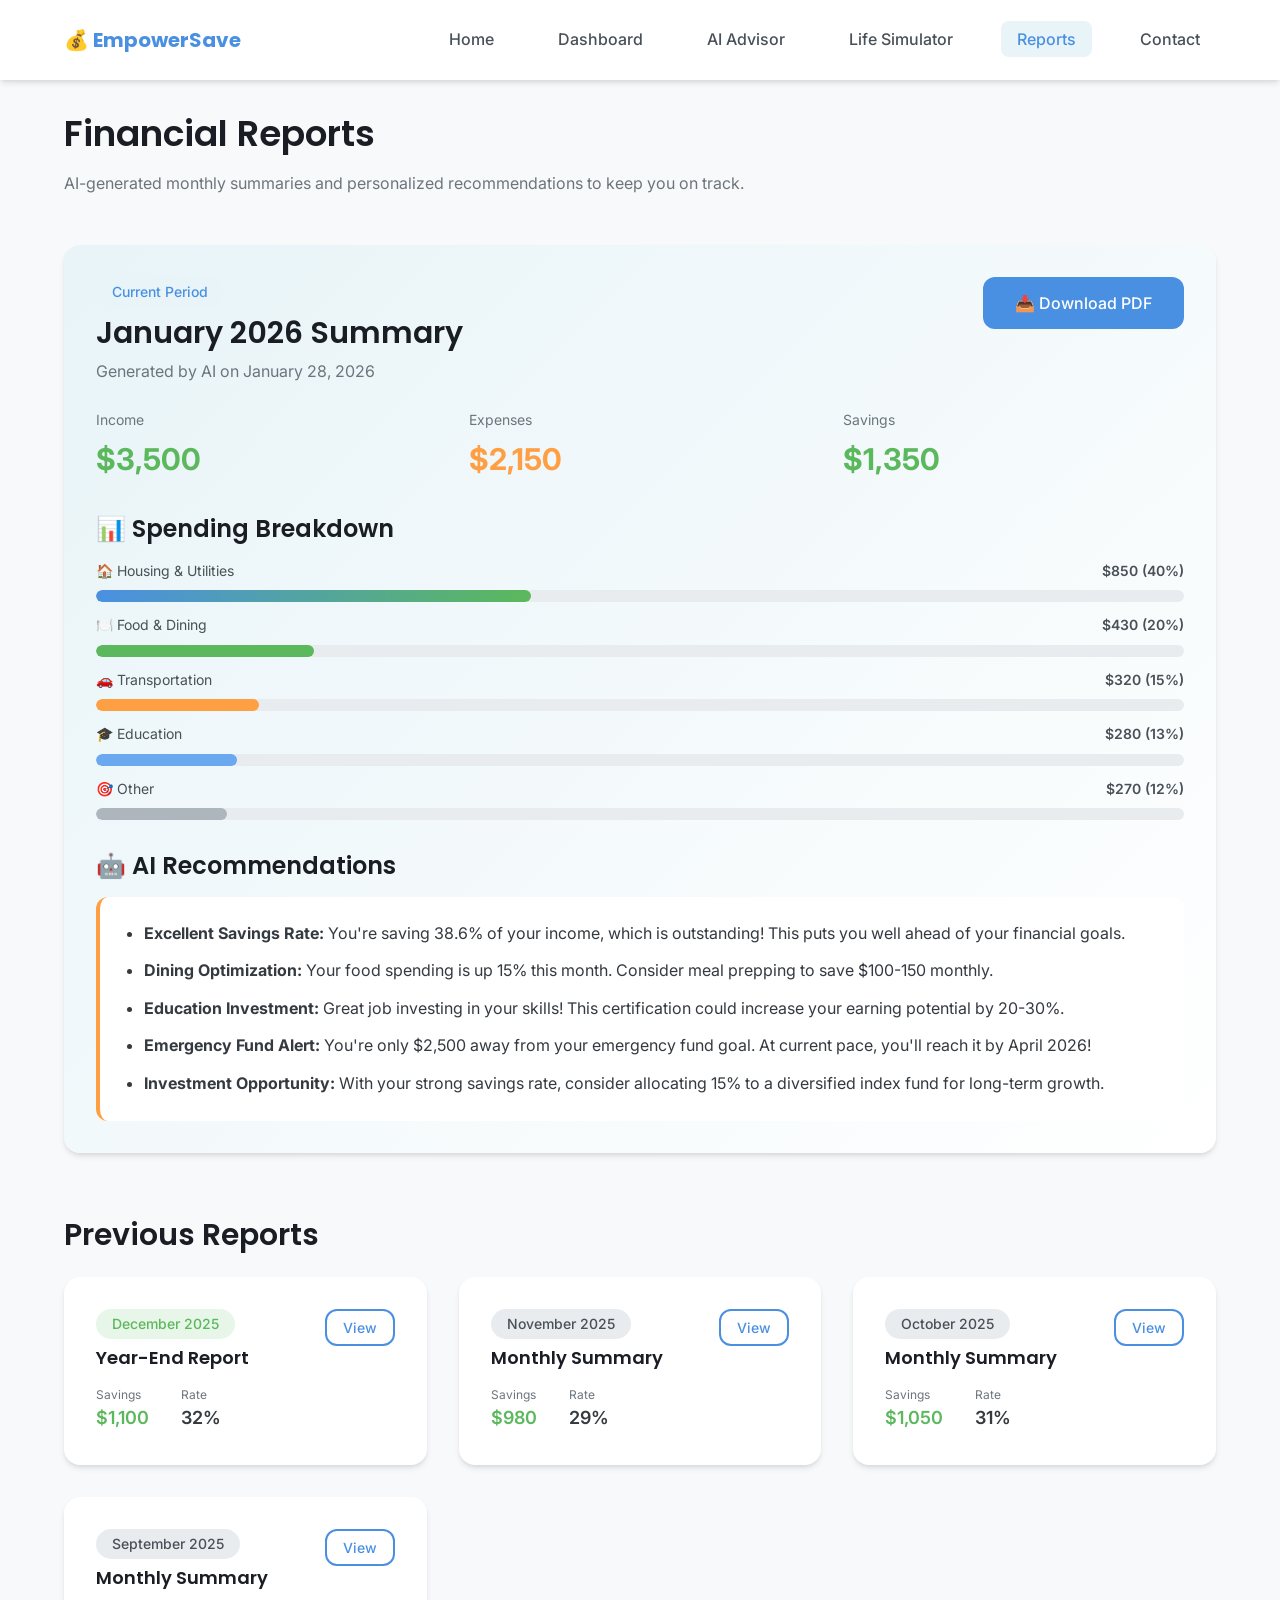
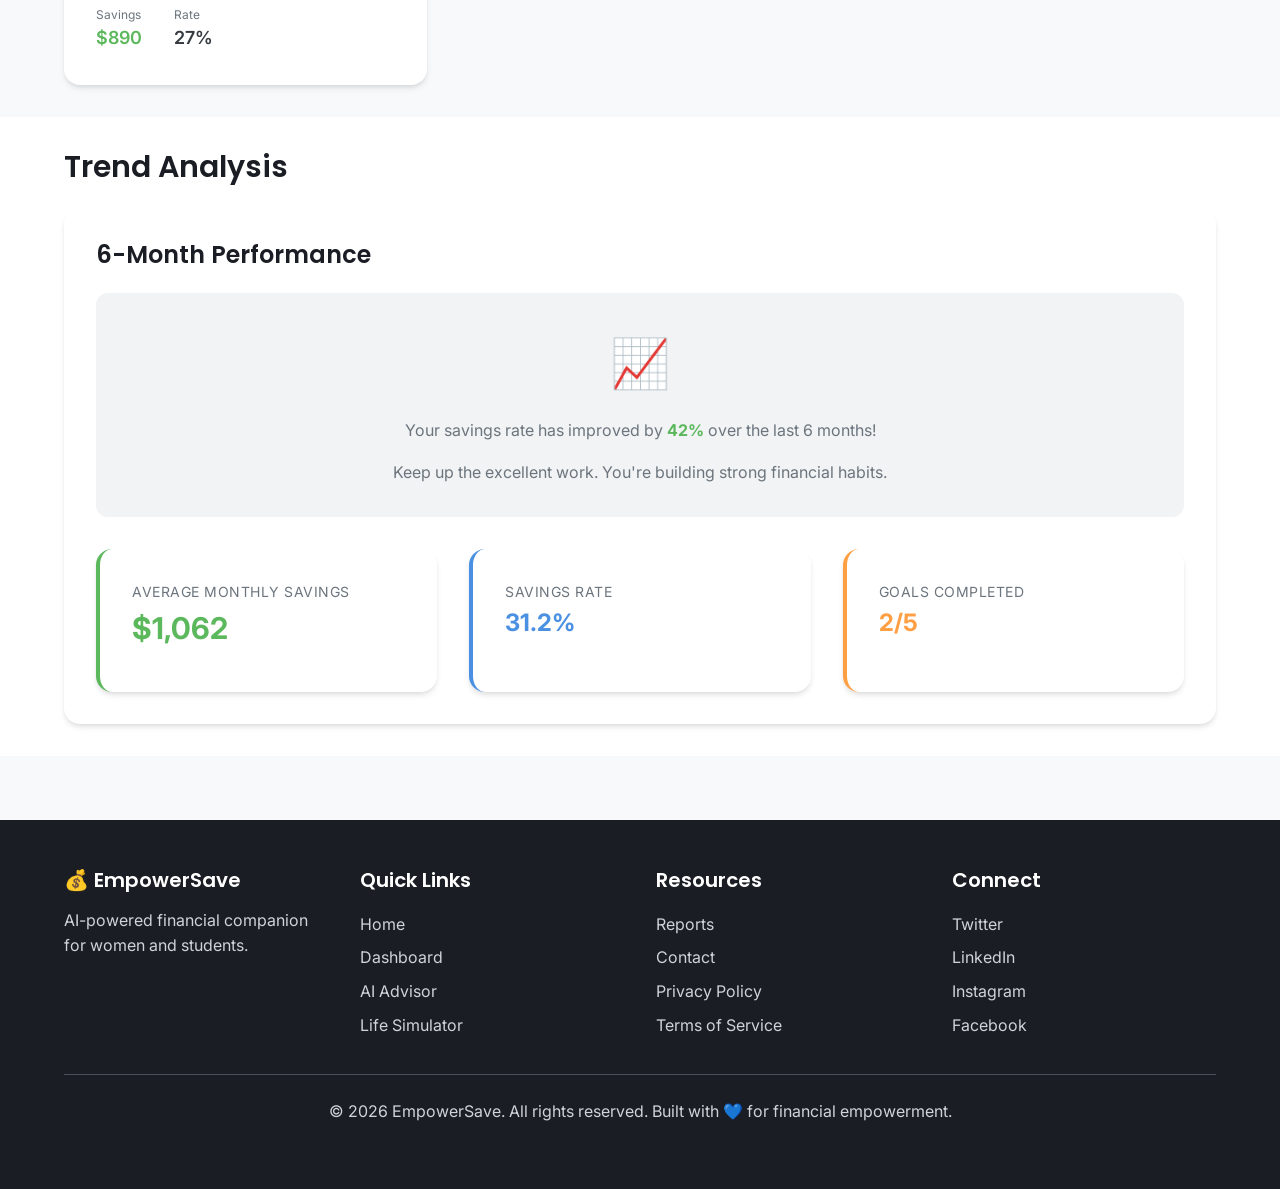
<file: kk/reports.html>
<!DOCTYPE html>
<html lang="en">

<head>
    <meta charset="UTF-8">
    <meta name="viewport" content="width=device-width, initial-scale=1.0">
    <meta name="description" content="Financial Reports - Monthly summaries and recommendations">
    <title>Reports - EmpowerSave</title>
    <link rel="stylesheet" href="styles.css">
</head>

<body>
    <!-- Navigation Bar -->
    <nav class="navbar">
        <div class="container">
            <a href="index.html" class="navbar-brand">
                💰 EmpowerSave
            </a>
            <button class="navbar-toggle" id="navbarToggle">☰</button>
            <ul class="navbar-nav" id="navbarNav">
                <li><a href="index.html">Home</a></li>
                <li><a href="dashboard.html">Dashboard</a></li>
                <li><a href="ai-advisor.html">AI Advisor</a></li>
                <li><a href="life-simulator.html">Life Simulator</a></li>
                <li><a href="reports.html" class="active">Reports</a></li>
                <li><a href="contact.html">Contact</a></li>
            </ul>
        </div>
    </nav>

    <!-- Page Header -->
    <section class="section" style="padding-top: 2rem; padding-bottom: 1rem;">
        <div class="container">
            <h1>Financial Reports</h1>
            <p style="color: var(--color-gray-600);">AI-generated monthly summaries and personalized recommendations to
                keep you on track.</p>
        </div>
    </section>

    <!-- Current Month Report -->
    <section style="padding: 1rem 0 2rem;">
        <div class="container">
            <div class="card"
                style="background: linear-gradient(135deg, var(--color-primary-lighter) 0%, var(--color-white) 100%);">
                <div
                    style="display: flex; justify-content: space-between; align-items: start; margin-bottom: 1.5rem; flex-wrap: wrap; gap: 1rem;">
                    <div>
                        <span class="badge badge-primary">Current Period</span>
                        <h2 style="margin: 0.5rem 0;">January 2026 Summary</h2>
                        <p style="margin: 0; color: var(--color-gray-600);">Generated by AI on January 28, 2026</p>
                    </div>
                    <button class="btn btn-primary">
                        📥 Download PDF
                    </button>
                </div>

                <div class="grid grid-3" style="margin-bottom: 2rem;">
                    <div>
                        <div
                            style="font-size: var(--font-size-sm); color: var(--color-gray-600); margin-bottom: 0.25rem;">
                            Income</div>
                        <div style="font-size: var(--font-size-3xl); font-weight: 700; color: var(--color-success);">
                            $3,500</div>
                    </div>
                    <div>
                        <div
                            style="font-size: var(--font-size-sm); color: var(--color-gray-600); margin-bottom: 0.25rem;">
                            Expenses</div>
                        <div style="font-size: var(--font-size-3xl); font-weight: 700; color: var(--color-accent);">
                            $2,150</div>
                    </div>
                    <div>
                        <div
                            style="font-size: var(--font-size-sm); color: var(--color-gray-600); margin-bottom: 0.25rem;">
                            Savings</div>
                        <div style="font-size: var(--font-size-3xl); font-weight: 700; color: var(--color-secondary);">
                            $1,350</div>
                    </div>
                </div>

                <h3 style="margin-bottom: 1rem;">📊 Spending Breakdown</h3>
                <div style="display: grid; gap: 0.75rem; margin-bottom: 2rem;">
                    <div>
                        <div class="progress-label">
                            <span>🏠 Housing & Utilities</span>
                            <span style="font-weight: 600;">$850 (40%)</span>
                        </div>
                        <div class="progress">
                            <div class="progress-bar" style="width: 40%;"></div>
                        </div>
                    </div>
                    <div>
                        <div class="progress-label">
                            <span>🍽️ Food & Dining</span>
                            <span style="font-weight: 600;">$430 (20%)</span>
                        </div>
                        <div class="progress">
                            <div class="progress-bar" style="width: 20%; background: var(--color-secondary);"></div>
                        </div>
                    </div>
                    <div>
                        <div class="progress-label">
                            <span>🚗 Transportation</span>
                            <span style="font-weight: 600;">$320 (15%)</span>
                        </div>
                        <div class="progress">
                            <div class="progress-bar" style="width: 15%; background: var(--color-accent);"></div>
                        </div>
                    </div>
                    <div>
                        <div class="progress-label">
                            <span>🎓 Education</span>
                            <span style="font-weight: 600;">$280 (13%)</span>
                        </div>
                        <div class="progress">
                            <div class="progress-bar" style="width: 13%; background: var(--color-primary-light);"></div>
                        </div>
                    </div>
                    <div>
                        <div class="progress-label">
                            <span>🎯 Other</span>
                            <span style="font-weight: 600;">$270 (12%)</span>
                        </div>
                        <div class="progress">
                            <div class="progress-bar" style="width: 12%; background: var(--color-gray-500);"></div>
                        </div>
                    </div>
                </div>

                <h3 style="margin-bottom: 1rem;">🤖 AI Recommendations</h3>
                <div
                    style="background: white; padding: 1.5rem; border-radius: var(--radius-lg); border-left: 4px solid var(--color-accent);">
                    <ul style="margin: 0; padding-left: 1.25rem; display: flex; flex-direction: column; gap: 0.75rem;">
                        <li><strong>Excellent Savings Rate:</strong> You're saving 38.6% of your income, which is
                            outstanding! This puts you well ahead of your financial goals.</li>
                        <li><strong>Dining Optimization:</strong> Your food spending is up 15% this month. Consider meal
                            prepping to save $100-150 monthly.</li>
                        <li><strong>Education Investment:</strong> Great job investing in your skills! This
                            certification could increase your earning potential by 20-30%.</li>
                        <li><strong>Emergency Fund Alert:</strong> You're only $2,500 away from your emergency fund
                            goal. At current pace, you'll reach it by April 2026!</li>
                        <li><strong>Investment Opportunity:</strong> With your strong savings rate, consider allocating
                            15% to a diversified index fund for long-term growth.</li>
                    </ul>
                </div>
            </div>
        </div>
    </section>

    <!-- Previous Reports -->
    <section style="padding: 2rem 0;">
        <div class="container">
            <h2 class="mb-3">Previous Reports</h2>
            <div class="grid grid-2">
                <div class="card">
                    <div
                        style="display: flex; justify-content: space-between; align-items: start; margin-bottom: 1rem;">
                        <div>
                            <span class="badge badge-success">December 2025</span>
                            <h3 style="margin: 0.5rem 0 0; font-size: var(--font-size-lg);">Year-End Report</h3>
                        </div>
                        <button class="btn btn-outline"
                            style="padding: 0.5rem 1rem; font-size: var(--font-size-sm);">View</button>
                    </div>
                    <div style="display: flex; gap: 2rem; margin-top: 1rem;">
                        <div>
                            <div style="font-size: var(--font-size-xs); color: var(--color-gray-600);">Savings</div>
                            <div
                                style="font-size: var(--font-size-lg); font-weight: 600; color: var(--color-secondary);">
                                $1,100</div>
                        </div>
                        <div>
                            <div style="font-size: var(--font-size-xs); color: var(--color-gray-600);">Rate</div>
                            <div style="font-size: var(--font-size-lg); font-weight: 600;">32%</div>
                        </div>
                    </div>
                </div>

                <div class="card">
                    <div
                        style="display: flex; justify-content: space-between; align-items: start; margin-bottom: 1rem;">
                        <div>
                            <span class="badge"
                                style="background: var(--color-gray-200); color: var(--color-gray-700);">November
                                2025</span>
                            <h3 style="margin: 0.5rem 0 0; font-size: var(--font-size-lg);">Monthly Summary</h3>
                        </div>
                        <button class="btn btn-outline"
                            style="padding: 0.5rem 1rem; font-size: var(--font-size-sm);">View</button>
                    </div>
                    <div style="display: flex; gap: 2rem; margin-top: 1rem;">
                        <div>
                            <div style="font-size: var(--font-size-xs); color: var(--color-gray-600);">Savings</div>
                            <div
                                style="font-size: var(--font-size-lg); font-weight: 600; color: var(--color-secondary);">
                                $980</div>
                        </div>
                        <div>
                            <div style="font-size: var(--font-size-xs); color: var(--color-gray-600);">Rate</div>
                            <div style="font-size: var(--font-size-lg); font-weight: 600;">29%</div>
                        </div>
                    </div>
                </div>

                <div class="card">
                    <div
                        style="display: flex; justify-content: space-between; align-items: start; margin-bottom: 1rem;">
                        <div>
                            <span class="badge"
                                style="background: var(--color-gray-200); color: var(--color-gray-700);">October
                                2025</span>
                            <h3 style="margin: 0.5rem 0 0; font-size: var(--font-size-lg);">Monthly Summary</h3>
                        </div>
                        <button class="btn btn-outline"
                            style="padding: 0.5rem 1rem; font-size: var(--font-size-sm);">View</button>
                    </div>
                    <div style="display: flex; gap: 2rem; margin-top: 1rem;">
                        <div>
                            <div style="font-size: var(--font-size-xs); color: var(--color-gray-600);">Savings</div>
                            <div
                                style="font-size: var(--font-size-lg); font-weight: 600; color: var(--color-secondary);">
                                $1,050</div>
                        </div>
                        <div>
                            <div style="font-size: var(--font-size-xs); color: var(--color-gray-600);">Rate</div>
                            <div style="font-size: var(--font-size-lg); font-weight: 600;">31%</div>
                        </div>
                    </div>
                </div>

                <div class="card">
                    <div
                        style="display: flex; justify-content: space-between; align-items: start; margin-bottom: 1rem;">
                        <div>
                            <span class="badge"
                                style="background: var(--color-gray-200); color: var(--color-gray-700);">September
                                2025</span>
                            <h3 style="margin: 0.5rem 0 0; font-size: var(--font-size-lg);">Monthly Summary</h3>
                        </div>
                        <button class="btn btn-outline"
                            style="padding: 0.5rem 1rem; font-size: var(--font-size-sm);">View</button>
                    </div>
                    <div style="display: flex; gap: 2rem; margin-top: 1rem;">
                        <div>
                            <div style="font-size: var(--font-size-xs); color: var(--color-gray-600);">Savings</div>
                            <div
                                style="font-size: var(--font-size-lg); font-weight: 600; color: var(--color-secondary);">
                                $890</div>
                        </div>
                        <div>
                            <div style="font-size: var(--font-size-xs); color: var(--color-gray-600);">Rate</div>
                            <div style="font-size: var(--font-size-lg); font-weight: 600;">27%</div>
                        </div>
                    </div>
                </div>
            </div>
        </div>
    </section>

    <!-- Trends Analysis -->
    <section style="padding: 2rem 0; background: var(--color-white);">
        <div class="container">
            <h2 class="mb-3">Trend Analysis</h2>
            <div class="card">
                <h3 style="margin-bottom: 1.5rem;">6-Month Performance</h3>
                <div
                    style="background: var(--color-gray-100); padding: 2rem; border-radius: var(--radius-lg); text-align: center;">
                    <div style="font-size: 3rem; margin-bottom: 1rem;">📈</div>
                    <p style="color: var(--color-gray-600); margin: 0;">Your savings rate has improved by <strong
                            style="color: var(--color-secondary);">42%</strong> over the last 6 months!</p>
                    <p style="margin: 1rem 0 0; color: var(--color-gray-600);">Keep up the excellent work. You're
                        building strong financial habits.</p>
                </div>

                <div class="grid grid-3" style="margin-top: 2rem;">
                    <div class="stat-card" style="border-left-color: var(--color-secondary);">
                        <div class="stat-label">Average Monthly Savings</div>
                        <div class="stat-value" style="color: var(--color-secondary);">$1,062</div>
                    </div>
                    <div class="stat-card" style="border-left-color: var(--color-primary);">
                        <div class="stat-label">Savings Rate</div>
                        <div class="stat-value" style="color: var(--color-primary); font-size: var(--font-size-2xl);">
                            31.2%</div>
                    </div>
                    <div class="stat-card" style="border-left-color: var(--color-accent);">
                        <div class="stat-label">Goals Completed</div>
                        <div class="stat-value" style="color: var(--color-accent); font-size: var(--font-size-2xl);">2/5
                        </div>
                    </div>
                </div>
            </div>
        </div>
    </section>

    <!-- Footer -->
    <footer class="footer">
        <div class="container">
            <div class="footer-content">
                <div class="footer-section">
                    <h4>💰 EmpowerSave</h4>
                    <p>AI-powered financial companion for women and students.</p>
                </div>
                <div class="footer-section">
                    <h4>Quick Links</h4>
                    <ul class="footer-links">
                        <li><a href="index.html">Home</a></li>
                        <li><a href="dashboard.html">Dashboard</a></li>
                        <li><a href="ai-advisor.html">AI Advisor</a></li>
                        <li><a href="life-simulator.html">Life Simulator</a></li>
                    </ul>
                </div>
                <div class="footer-section">
                    <h4>Resources</h4>
                    <ul class="footer-links">
                        <li><a href="reports.html">Reports</a></li>
                        <li><a href="contact.html">Contact</a></li>
                        <li><a href="#">Privacy Policy</a></li>
                        <li><a href="#">Terms of Service</a></li>
                    </ul>
                </div>
                <div class="footer-section">
                    <h4>Connect</h4>
                    <ul class="footer-links">
                        <li><a href="#">Twitter</a></li>
                        <li><a href="#">LinkedIn</a></li>
                        <li><a href="#">Instagram</a></li>
                        <li><a href="#">Facebook</a></li>
                    </ul>
                </div>
            </div>
            <div class="footer-bottom">
                <p>&copy; 2026 EmpowerSave. All rights reserved. Built with 💙 for financial empowerment.</p>
            </div>
        </div>
    </footer>

    <script src="app.js"></script>
</body>

</html>
</file>
<file: kk/styles.css>
/* ============================================
   EmpowerSave - AI-Powered Financial Companion
   Modern CSS Design System
   ============================================ */

/* Import Google Fonts */
@import url('https://fonts.googleapis.com/css2?family=Inter:wght@300;400;500;600;700&family=Poppins:wght@400;500;600;700&display=swap');

/* ============================================
   CSS Variables - Design Tokens
   ============================================ */
:root {
  /* Primary Colors - Soft Blues */
  --color-primary: #4A90E2;
  --color-primary-light: #6AA8F0;
  --color-primary-lighter: #E8F4F8;
  --color-primary-dark: #357ABD;
  
  /* Secondary Colors - Greens */
  --color-secondary: #5CB85C;
  --color-secondary-light: #7BC77B;
  --color-secondary-lighter: #E8F5E9;
  --color-secondary-dark: #4A9A4A;
  
  /* Accent Colors - Warm */
  --color-accent: #FF9F43;
  --color-accent-light: #FFB366;
  --color-accent-lighter: #FFF3E0;
  --color-accent-dark: #E68A2E;
  
  /* Neutral Colors */
  --color-white: #FFFFFF;
  --color-light: #F8F9FA;
  --color-gray-100: #F1F3F5;
  --color-gray-200: #E9ECEF;
  --color-gray-300: #DEE2E6;
  --color-gray-400: #CED4DA;
  --color-gray-500: #ADB5BD;
  --color-gray-600: #6C757D;
  --color-gray-700: #495057;
  --color-gray-800: #343A40;
  --color-gray-900: #212529;
  --color-dark: #1A1D23;
  
  /* Semantic Colors */
  --color-success: #5CB85C;
  --color-warning: #FF9F43;
  --color-danger: #E74C3C;
  --color-info: #4A90E2;
  
  /* Typography */
  --font-primary: 'Inter', -apple-system, BlinkMacSystemFont, 'Segoe UI', sans-serif;
  --font-heading: 'Poppins', sans-serif;
  
  /* Font Sizes */
  --font-size-xs: 0.75rem;
  --font-size-sm: 0.875rem;
  --font-size-base: 1rem;
  --font-size-lg: 1.125rem;
  --font-size-xl: 1.25rem;
  --font-size-2xl: 1.5rem;
  --font-size-3xl: 1.875rem;
  --font-size-4xl: 2.25rem;
  --font-size-5xl: 3rem;
  
  /* Spacing */
  --spacing-xs: 0.25rem;
  --spacing-sm: 0.5rem;
  --spacing-md: 1rem;
  --spacing-lg: 1.5rem;
  --spacing-xl: 2rem;
  --spacing-2xl: 3rem;
  --spacing-3xl: 4rem;
  
  /* Border Radius */
  --radius-sm: 0.25rem;
  --radius-md: 0.5rem;
  --radius-lg: 0.75rem;
  --radius-xl: 1rem;
  --radius-2xl: 1.5rem;
  --radius-full: 9999px;
  
  /* Shadows */
  --shadow-sm: 0 1px 2px 0 rgba(0, 0, 0, 0.05);
  --shadow-md: 0 4px 6px -1px rgba(0, 0, 0, 0.1), 0 2px 4px -1px rgba(0, 0, 0, 0.06);
  --shadow-lg: 0 10px 15px -3px rgba(0, 0, 0, 0.1), 0 4px 6px -2px rgba(0, 0, 0, 0.05);
  --shadow-xl: 0 20px 25px -5px rgba(0, 0, 0, 0.1), 0 10px 10px -5px rgba(0, 0, 0, 0.04);
  
  /* Transitions */
  --transition-fast: 150ms ease-in-out;
  --transition-base: 250ms ease-in-out;
  --transition-slow: 350ms ease-in-out;
  
  /* Container Max Width */
  --container-max-width: 1200px;
  --container-padding: var(--spacing-lg);
}

/* ============================================
   Reset & Base Styles
   ============================================ */
* {
  margin: 0;
  padding: 0;
  box-sizing: border-box;
}

html {
  scroll-behavior: smooth;
}

body {
  font-family: var(--font-primary);
  font-size: var(--font-size-base);
  line-height: 1.6;
  color: var(--color-gray-800);
  background-color: var(--color-light);
  overflow-x: hidden;
}

h1, h2, h3, h4, h5, h6 {
  font-family: var(--font-heading);
  font-weight: 600;
  line-height: 1.2;
  color: var(--color-dark);
  margin-bottom: var(--spacing-md);
}

h1 { font-size: var(--font-size-4xl); }
h2 { font-size: var(--font-size-3xl); }
h3 { font-size: var(--font-size-2xl); }
h4 { font-size: var(--font-size-xl); }
h5 { font-size: var(--font-size-lg); }
h6 { font-size: var(--font-size-base); }

p {
  margin-bottom: var(--spacing-md);
}

a {
  color: var(--color-primary);
  text-decoration: none;
  transition: color var(--transition-fast);
}

a:hover {
  color: var(--color-primary-dark);
}

img {
  max-width: 100%;
  height: auto;
  display: block;
}

/* ============================================
   Layout Components
   ============================================ */
.container {
  max-width: var(--container-max-width);
  margin: 0 auto;
  padding: 0 var(--container-padding);
  width: 100%;
}

.section {
  padding: var(--spacing-3xl) 0;
}

.section-title {
  text-align: center;
  margin-bottom: var(--spacing-2xl);
}

/* ============================================
   Navigation Bar
   ============================================ */
.navbar {
  background: var(--color-white);
  box-shadow: var(--shadow-md);
  position: sticky;
  top: 0;
  z-index: 1000;
  transition: all var(--transition-base);
}

.navbar .container {
  display: flex;
  justify-content: space-between;
  align-items: center;
  padding: var(--spacing-lg) var(--container-padding);
}

.navbar-brand {
  font-family: var(--font-heading);
  font-size: var(--font-size-xl);
  font-weight: 700;
  color: var(--color-primary);
  display: flex;
  align-items: center;
  gap: var(--spacing-sm);
}

.navbar-brand:hover {
  color: var(--color-primary-dark);
}

.navbar-nav {
  display: flex;
  list-style: none;
  gap: var(--spacing-xl);
  align-items: center;
}

.navbar-nav a {
  font-weight: 500;
  color: var(--color-gray-700);
  padding: var(--spacing-sm) var(--spacing-md);
  border-radius: var(--radius-md);
  transition: all var(--transition-fast);
}

.navbar-nav a:hover,
.navbar-nav a.active {
  color: var(--color-primary);
  background-color: var(--color-primary-lighter);
}

.navbar-toggle {
  display: none;
  background: none;
  border: none;
  font-size: var(--font-size-2xl);
  color: var(--color-gray-700);
  cursor: pointer;
}

/* ============================================
   Hero Section
   ============================================ */
.hero {
  background: linear-gradient(135deg, var(--color-primary-lighter) 0%, var(--color-secondary-lighter) 100%);
  padding: var(--spacing-3xl) 0;
  text-align: center;
}

.hero-content {
  max-width: 800px;
  margin: 0 auto;
}

.hero h1 {
  font-size: var(--font-size-5xl);
  margin-bottom: var(--spacing-lg);
  background: linear-gradient(135deg, var(--color-primary) 0%, var(--color-secondary) 100%);
  -webkit-background-clip: text;
  -webkit-text-fill-color: transparent;
  background-clip: text;
}

.hero p {
  font-size: var(--font-size-lg);
  color: var(--color-gray-700);
  margin-bottom: var(--spacing-xl);
}

.hero-buttons {
  display: flex;
  gap: var(--spacing-md);
  justify-content: center;
  flex-wrap: wrap;
}

/* ============================================
   Buttons
   ============================================ */
.btn {
  display: inline-flex;
  align-items: center;
  justify-content: center;
  gap: var(--spacing-sm);
  padding: var(--spacing-md) var(--spacing-xl);
  font-family: var(--font-primary);
  font-size: var(--font-size-base);
  font-weight: 500;
  text-align: center;
  border: none;
  border-radius: var(--radius-lg);
  cursor: pointer;
  transition: all var(--transition-base);
  text-decoration: none;
}

.btn-primary {
  background: var(--color-primary);
  color: var(--color-white);
}

.btn-primary:hover {
  background: var(--color-primary-dark);
  color: var(--color-white);
  transform: translateY(-2px);
  box-shadow: var(--shadow-lg);
}

.btn-secondary {
  background: var(--color-secondary);
  color: var(--color-white);
}

.btn-secondary:hover {
  background: var(--color-secondary-dark);
  color: var(--color-white);
  transform: translateY(-2px);
  box-shadow: var(--shadow-lg);
}

.btn-outline {
  background: transparent;
  color: var(--color-primary);
  border: 2px solid var(--color-primary);
}

.btn-outline:hover {
  background: var(--color-primary);
  color: var(--color-white);
  transform: translateY(-2px);
}

.btn-lg {
  padding: var(--spacing-lg) var(--spacing-2xl);
  font-size: var(--font-size-lg);
}

/* ============================================
   Cards
   ============================================ */
.card {
  background: var(--color-white);
  border-radius: var(--radius-xl);
  padding: var(--spacing-xl);
  box-shadow: var(--shadow-md);
  transition: all var(--transition-base);
}

.card:hover {
  box-shadow: var(--shadow-xl);
  transform: translateY(-4px);
}

.card-header {
  display: flex;
  align-items: center;
  gap: var(--spacing-md);
  margin-bottom: var(--spacing-lg);
}

.card-icon {
  width: 48px;
  height: 48px;
  display: flex;
  align-items: center;
  justify-content: center;
  border-radius: var(--radius-lg);
  font-size: var(--font-size-2xl);
  background: var(--color-primary-lighter);
  color: var(--color-primary);
}

.card-title {
  font-size: var(--font-size-xl);
  margin-bottom: var(--spacing-xs);
}

.card-body {
  color: var(--color-gray-600);
}

/* ============================================
   Grid System
   ============================================ */
.grid {
  display: grid;
  gap: var(--spacing-xl);
}

.grid-2 {
  grid-template-columns: repeat(auto-fit, minmax(300px, 1fr));
}

.grid-3 {
  grid-template-columns: repeat(auto-fit, minmax(250px, 1fr));
}

.grid-4 {
  grid-template-columns: repeat(auto-fit, minmax(200px, 1fr));
}

/* ============================================
   Stats & Metrics
   ============================================ */
.stat-card {
  background: var(--color-white);
  border-radius: var(--radius-xl);
  padding: var(--spacing-xl);
  box-shadow: var(--shadow-md);
  border-left: 4px solid var(--color-primary);
}

.stat-value {
  font-size: var(--font-size-3xl);
  font-weight: 700;
  color: var(--color-primary);
  margin-bottom: var(--spacing-sm);
}

.stat-label {
  font-size: var(--font-size-sm);
  color: var(--color-gray-600);
  text-transform: uppercase;
  letter-spacing: 0.5px;
}

.stat-change {
  display: inline-flex;
  align-items: center;
  gap: var(--spacing-xs);
  margin-top: var(--spacing-sm);
  font-size: var(--font-size-sm);
  font-weight: 500;
}

.stat-change.positive {
  color: var(--color-success);
}

.stat-change.negative {
  color: var(--color-danger);
}

/* ============================================
   Progress Bars
   ============================================ */
.progress {
  background: var(--color-gray-200);
  border-radius: var(--radius-full);
  height: 12px;
  overflow: hidden;
  margin-top: var(--spacing-sm);
}

.progress-bar {
  height: 100%;
  background: linear-gradient(90deg, var(--color-primary) 0%, var(--color-secondary) 100%);
  border-radius: var(--radius-full);
  transition: width var(--transition-slow);
}

.progress-label {
  display: flex;
  justify-content: space-between;
  margin-bottom: var(--spacing-xs);
  font-size: var(--font-size-sm);
  color: var(--color-gray-700);
}

/* ============================================
   Chat Interface
   ============================================ */
.chat-container {
  background: var(--color-white);
  border-radius: var(--radius-xl);
  box-shadow: var(--shadow-lg);
  overflow: hidden;
  display: flex;
  flex-direction: column;
  height: 600px;
}

.chat-header {
  background: linear-gradient(135deg, var(--color-primary) 0%, var(--color-primary-dark) 100%);
  color: var(--color-white);
  padding: var(--spacing-lg);
  display: flex;
  align-items: center;
  gap: var(--spacing-md);
}

.chat-messages {
  flex: 1;
  padding: var(--spacing-lg);
  overflow-y: auto;
  background: var(--color-gray-100);
}

.chat-message {
  display: flex;
  gap: var(--spacing-md);
  margin-bottom: var(--spacing-lg);
  animation: slideIn 0.3s ease-out;
}

@keyframes slideIn {
  from {
    opacity: 0;
    transform: translateY(10px);
  }
  to {
    opacity: 1;
    transform: translateY(0);
  }
}

.chat-message.user {
  flex-direction: row-reverse;
}

.chat-avatar {
  width: 40px;
  height: 40px;
  border-radius: var(--radius-full);
  display: flex;
  align-items: center;
  justify-content: center;
  font-weight: 600;
  flex-shrink: 0;
}

.chat-message.user .chat-avatar {
  background: var(--color-accent-lighter);
  color: var(--color-accent);
}

.chat-message.ai .chat-avatar {
  background: var(--color-primary-lighter);
  color: var(--color-primary);
}

.chat-bubble {
  background: var(--color-white);
  padding: var(--spacing-md) var(--spacing-lg);
  border-radius: var(--radius-lg);
  max-width: 70%;
  box-shadow: var(--shadow-sm);
}

.chat-message.user .chat-bubble {
  background: var(--color-primary);
  color: var(--color-white);
}

.chat-input-container {
  padding: var(--spacing-lg);
  background: var(--color-white);
  border-top: 1px solid var(--color-gray-300);
  display: flex;
  gap: var(--spacing-md);
}

.chat-input {
  flex: 1;
  padding: var(--spacing-md) var(--spacing-lg);
  border: 2px solid var(--color-gray-300);
  border-radius: var(--radius-lg);
  font-family: var(--font-primary);
  font-size: var(--font-size-base);
  transition: border-color var(--transition-fast);
}

.chat-input:focus {
  outline: none;
  border-color: var(--color-primary);
}

/* ============================================
   Forms
   ============================================ */
.form-group {
  margin-bottom: var(--spacing-lg);
}

.form-label {
  display: block;
  margin-bottom: var(--spacing-sm);
  font-weight: 500;
  color: var(--color-gray-700);
}

.form-input,
.form-select,
.form-textarea {
  width: 100%;
  padding: var(--spacing-md) var(--spacing-lg);
  border: 2px solid var(--color-gray-300);
  border-radius: var(--radius-md);
  font-family: var(--font-primary);
  font-size: var(--font-size-base);
  transition: all var(--transition-fast);
}

.form-input:focus,
.form-select:focus,
.form-textarea:focus {
  outline: none;
  border-color: var(--color-primary);
  box-shadow: 0 0 0 3px var(--color-primary-lighter);
}

.form-textarea {
  resize: vertical;
  min-height: 120px;
}

/* ============================================
   Badges & Tags
   ============================================ */
.badge {
  display: inline-flex;
  align-items: center;
  padding: var(--spacing-xs) var(--spacing-md);
  font-size: var(--font-size-sm);
  font-weight: 500;
  border-radius: var(--radius-full);
}

.badge-primary {
  background: var(--color-primary-lighter);
  color: var(--color-primary);
}

.badge-success {
  background: var(--color-secondary-lighter);
  color: var(--color-secondary);
}

.badge-warning {
  background: var(--color-accent-lighter);
  color: var(--color-accent);
}

/* ============================================
   Footer
   ============================================ */
.footer {
  background: var(--color-dark);
  color: var(--color-gray-400);
  padding: var(--spacing-2xl) 0;
  margin-top: var(--spacing-3xl);
}

.footer-content {
  display: grid;
  grid-template-columns: repeat(auto-fit, minmax(250px, 1fr));
  gap: var(--spacing-xl);
  margin-bottom: var(--spacing-xl);
}

.footer-section h4 {
  color: var(--color-white);
  margin-bottom: var(--spacing-md);
}

.footer-links {
  list-style: none;
}

.footer-links a {
  color: var(--color-gray-400);
  display: block;
  padding: var(--spacing-xs) 0;
}

.footer-links a:hover {
  color: var(--color-primary-light);
}

.footer-bottom {
  border-top: 1px solid var(--color-gray-700);
  padding-top: var(--spacing-lg);
  text-align: center;
}

/* ============================================
   Utilities
   ============================================ */
.text-center { text-align: center; }
.text-left { text-align: left; }
.text-right { text-align: right; }

.mt-1 { margin-top: var(--spacing-sm); }
.mt-2 { margin-top: var(--spacing-md); }
.mt-3 { margin-top: var(--spacing-lg); }
.mt-4 { margin-top: var(--spacing-xl); }

.mb-1 { margin-bottom: var(--spacing-sm); }
.mb-2 { margin-bottom: var(--spacing-md); }
.mb-3 { margin-bottom: var(--spacing-lg); }
.mb-4 { margin-bottom: var(--spacing-xl); }

.p-1 { padding: var(--spacing-sm); }
.p-2 { padding: var(--spacing-md); }
.p-3 { padding: var(--spacing-lg); }
.p-4 { padding: var(--spacing-xl); }

/* ============================================
   Responsive Design
   ============================================ */
@media (max-width: 768px) {
  :root {
    --font-size-5xl: 2rem;
    --font-size-4xl: 1.75rem;
    --font-size-3xl: 1.5rem;
  }
  
  .navbar-nav {
    position: fixed;
    top: 70px;
    left: -100%;
    width: 100%;
    background: var(--color-white);
    flex-direction: column;
    padding: var(--spacing-xl);
    box-shadow: var(--shadow-lg);
    transition: left var(--transition-base);
    gap: var(--spacing-md);
  }
  
  .navbar-nav.active {
    left: 0;
  }
  
  .navbar-toggle {
    display: block;
  }
  
  .grid-2,
  .grid-3,
  .grid-4 {
    grid-template-columns: 1fr;
  }
  
  .chat-bubble {
    max-width: 85%;
  }
  
  .hero-buttons {
    flex-direction: column;
  }
}

@media (max-width: 480px) {
  .container {
    padding: 0 var(--spacing-md);
  }
  
  .section {
    padding: var(--spacing-2xl) 0;
  }
}
</file>
